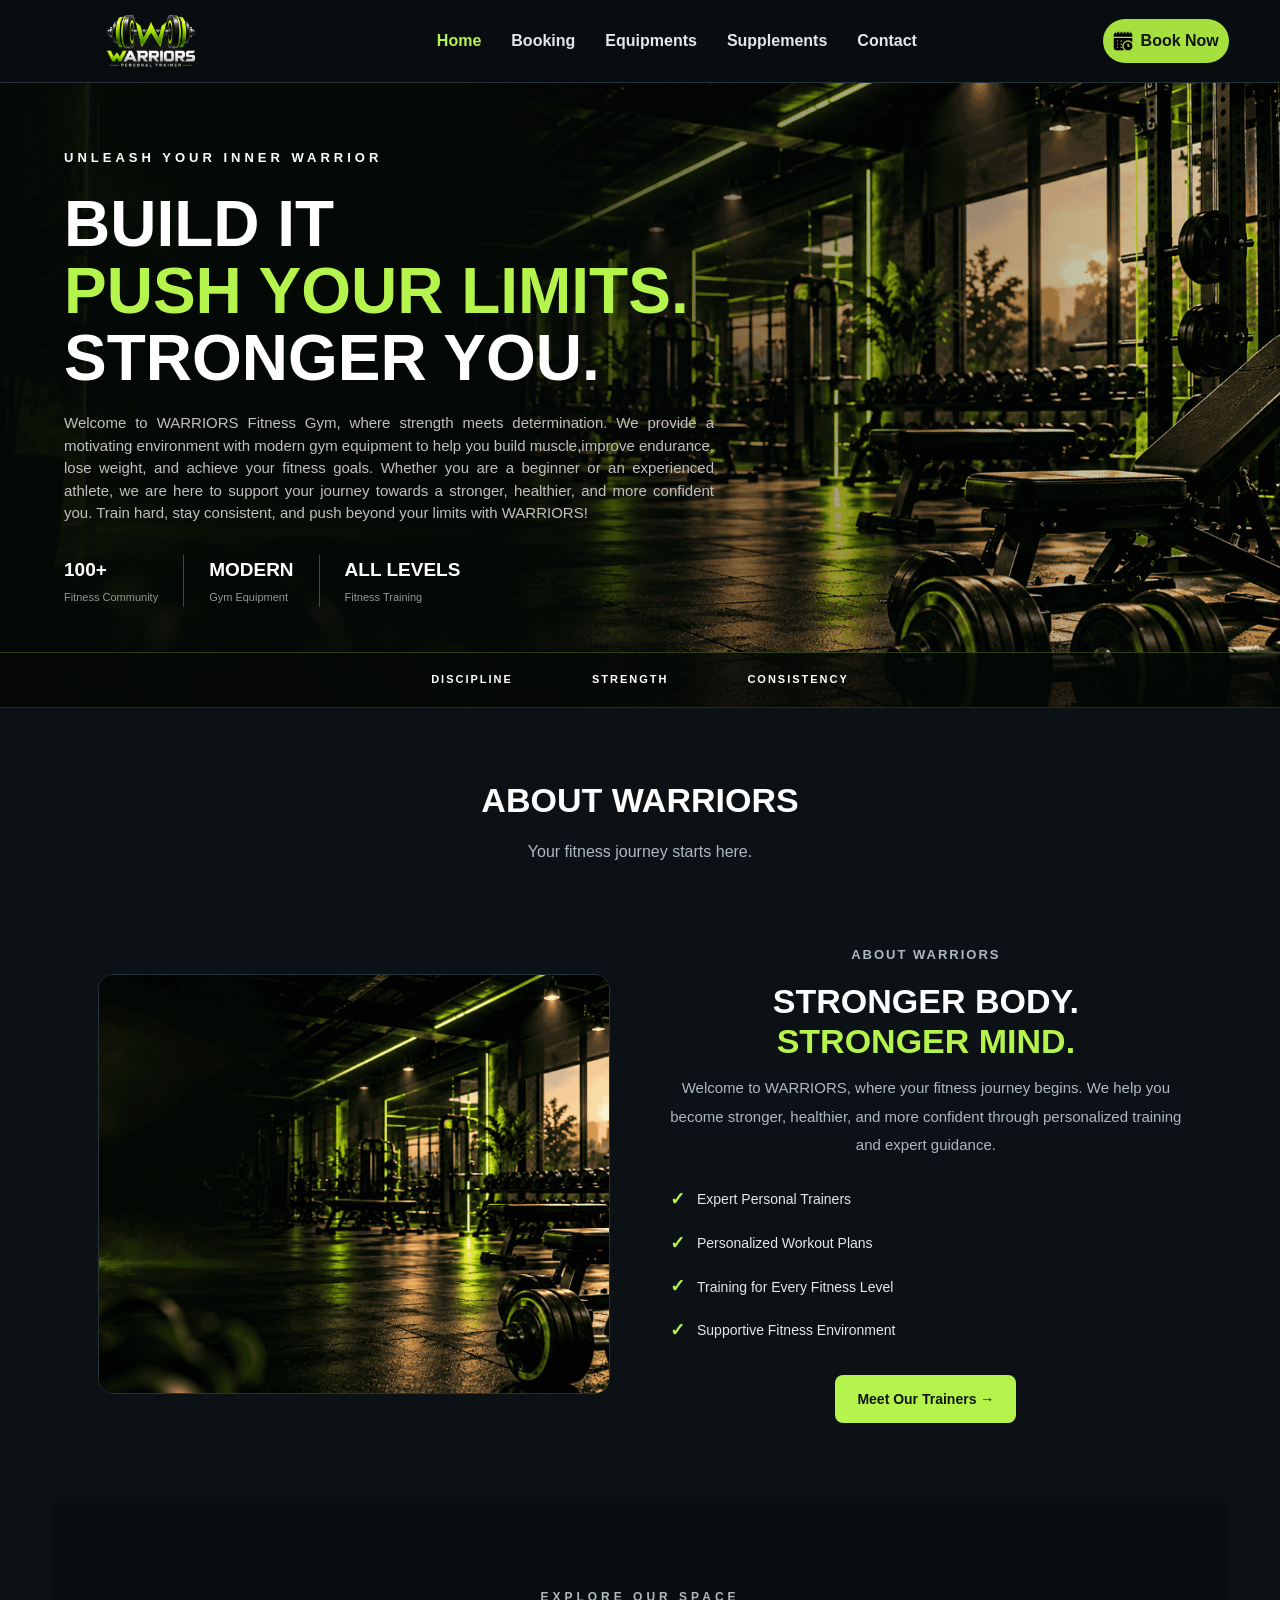
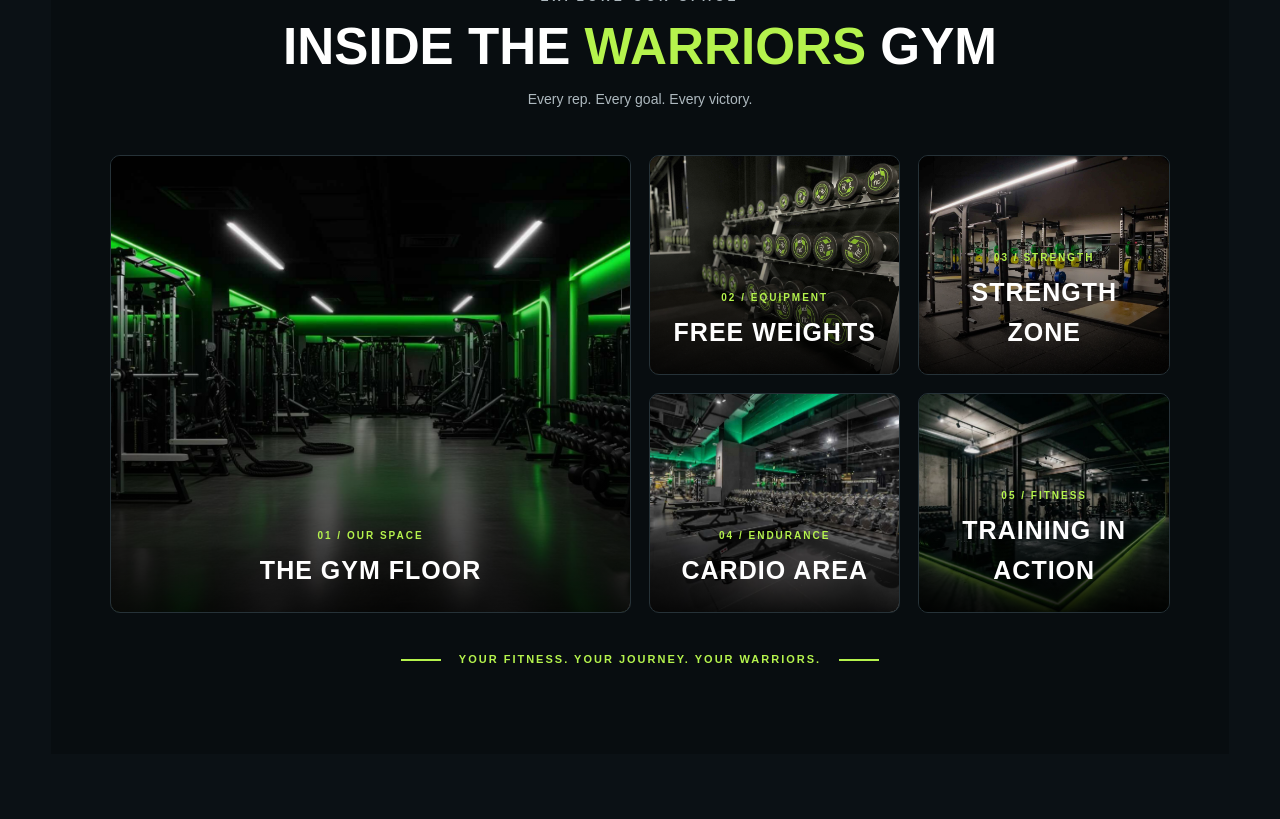
<file: index.html>
<!DOCTYPE html>
<html lang="en">
<head>
    <meta charset="UTF-8">
    <meta name="viewport" content="width=device-width, initial-scale=1.0">

    <title>WARRIORS | Fitness Gym</title>

    <link rel="stylesheet" href="style.css">
    <link rel="stylesheet" href="index.css">

    <script src="script.js" defer></script>
</head>

<body>

    <!-- HEADER -->
    <header>
          <nav class="navbar" style="gap: 50% ;max-width: 1400px;
    min-height: 82px;
    margin: auto;
    display: flex;
    align-items: center;
    justify-content: space-between;
    gap: 20px;">

            <!-- LOGO -->
            <a href="index.html" class="logo">
                <img src="img/image.png" alt="WARRIORS Gym Logo">
            </a>

            <!-- NAVIGATION -->
            <div class="nav-links">
                <a href="index.html" class="active">Home</a>
                <a href="booking.html">Booking</a>
                <a href="equipments.html">Equipments</a>
                <a href="supplement.html">Supplements</a>
                <a href="contact.html">Contact</a>
            </div>

            <!-- BOOK NOW -->
            <a href="booking.html" class="book-btn">
                <img src="img/calendar (1).png" alt="">
                <span>Book Now</span>
            </a>
           

            <!-- MOBILE MENU -->
            <div class="toggle" id="toggle">
                <img src="img/list.png" alt="Open navigation menu">
            </div>

        </nav>
    </header>

    <!-- HOME SECTION -->
    <main>
          <section class="but" >
            <div class="calorie"><button><a href="https://vasanthrajendran256.github.io/calorie-calculator/" target="_blank"><h2>Calorie Calculator</h2></a></button><p>-  Calculate Your Calorie Intake</p> </div>
        </section>

        <section class="hero1" id="home1">

            <div class="hero1-overlay"></div>

            <div class="hero1-content">

                <p class="hero1-subtitle">
                    UNLEASH YOUR INNER WARRIOR
                </p>

                <h1>
                    BUILD IT<br>
                    <span>PUSH YOUR LIMITS.</span><br>
                    STRONGER YOU.<br>
                    
                </h1>

                <p class="hero1-description">
                   Welcome to WARRIORS Fitness Gym, where strength meets determination. We provide a motivating environment with modern gym equipment to help you build muscle,improve endurance, lose weight, and achieve your fitness goals. Whether you are a beginner or an experienced athlete, we are here to support your journey towards a stronger, healthier, and more confident you. Train hard, stay consistent, and push beyond your limits with WARRIORS!
                </p>

                <div class="hero1-stats">

                    <div class="stat">
                        <h3>100<span>+</span></h3>
                        <p>Fitness Community</p>
                    </div>

                    <div class="stat">
                        <h3>MODERN</h3>
                        <p>Gym Equipment</p>
                    </div>

                    <div class="stat">
                        <h3>ALL LEVELS</h3>
                        <p>Fitness Training</p>
                    </div>

                </div>

            </div>

            <!-- BOTTOM MOTTO -->
            <div class="hero1-bottom">
                <span>DISCIPLINE</span>
                <span class="green-line"></span>
                <span>STRENGTH</span>
                <span class="green-line"></span>
                <span>CONSISTENCY</span>
            </div>

        </section>
</section>
       <section class="placeholder-section" id="about">
            <h2>ABOUT <span>WARRIORS</span></h2>
            <p>Your fitness journey starts here.</p>
<section class="about" id="about">

    <div class="about-image">
        <img src="img/home.png" alt="WARRIORS modern fitness gym">
    </div>
    <div class="about-content">
        <p class="about-subtitle">ABOUT WARRIORS</p>
        <h2>
            STRONGER BODY.<br>
            <span>STRONGER MIND.</span>
        </h2>

        <p class="about-description">
            Welcome to WARRIORS, where your fitness journey begins.
            We help you become stronger, healthier, and more confident
            through personalized training and expert guidance.
        </p>

        <div class="about-features">
            <div>
                <span>✓</span>
                Expert Personal Trainers
            </div>

            <div>
                <span>✓</span>
                Personalized Workout Plans
            </div>

            <div>
                <span>✓</span>
                Training for Every Fitness Level
            </div>

            <div>
                <span>✓</span>
                Supportive Fitness Environment
            </div>
        </div>

        <a href="booking.html" class="about-btn">
            Meet Our Trainers →
        </a>
    </div>

</section>


<section class="gallery" id="gallery">

    <div class="gallery-heading">
        <p class="gallery-subtitle">EXPLORE OUR SPACE</p>
        <h2>INSIDE THE <span>WARRIORS</span> GYM</h2>
        <p>Every rep. Every goal. Every victory.</p>
    </div>

    <div class="gallery-grid">

        <div class="gallery-item gallery-large">
            <img src="img/gallery.jpeg" alt="WARRIORS gym interior">
            <div class="gallery-overlay">
                <span>01 / OUR SPACE</span>
                <h3>THE GYM FLOOR</h3>
            </div>
        </div>

        <div class="gallery-item">
            <img src="img\gallery2.jpeg" alt="Gym dumbbells and free weights">
            <div class="gallery-overlay">
                <span>02 / EQUIPMENT</span>
                <h3>FREE WEIGHTS</h3>
            </div>
        </div>

        <div class="gallery-item">
            <img src="img/gallery3.jpeg" alt="Gym strength training machines">
            <div class="gallery-overlay">
                <span>03 / STRENGTH</span>
                <h3>STRENGTH ZONE</h3>
            </div>
        </div>

        <div class="gallery-item">
            <img src="img/gallery4.jpeg" alt="Gym cardio equipment">
            <div class="gallery-overlay">
                <span>04 / ENDURANCE</span>
                <h3>CARDIO AREA</h3>
            </div>
        </div>

        <div class="gallery-item">
            <img src="img/gallery5.jpeg" alt="Fitness training in action">
            <div class="gallery-overlay">
                <span>05 / FITNESS</span>
                <h3>TRAINING IN ACTION</h3>
            </div>
        </div>

    </div>

    <div class="gallery-footer">
        <span></span>
        <p>YOUR FITNESS. YOUR JOURNEY. YOUR WARRIORS.</p>
        <span></span>
    </div>

</section>

    </main>

</body>
</html>
</file>
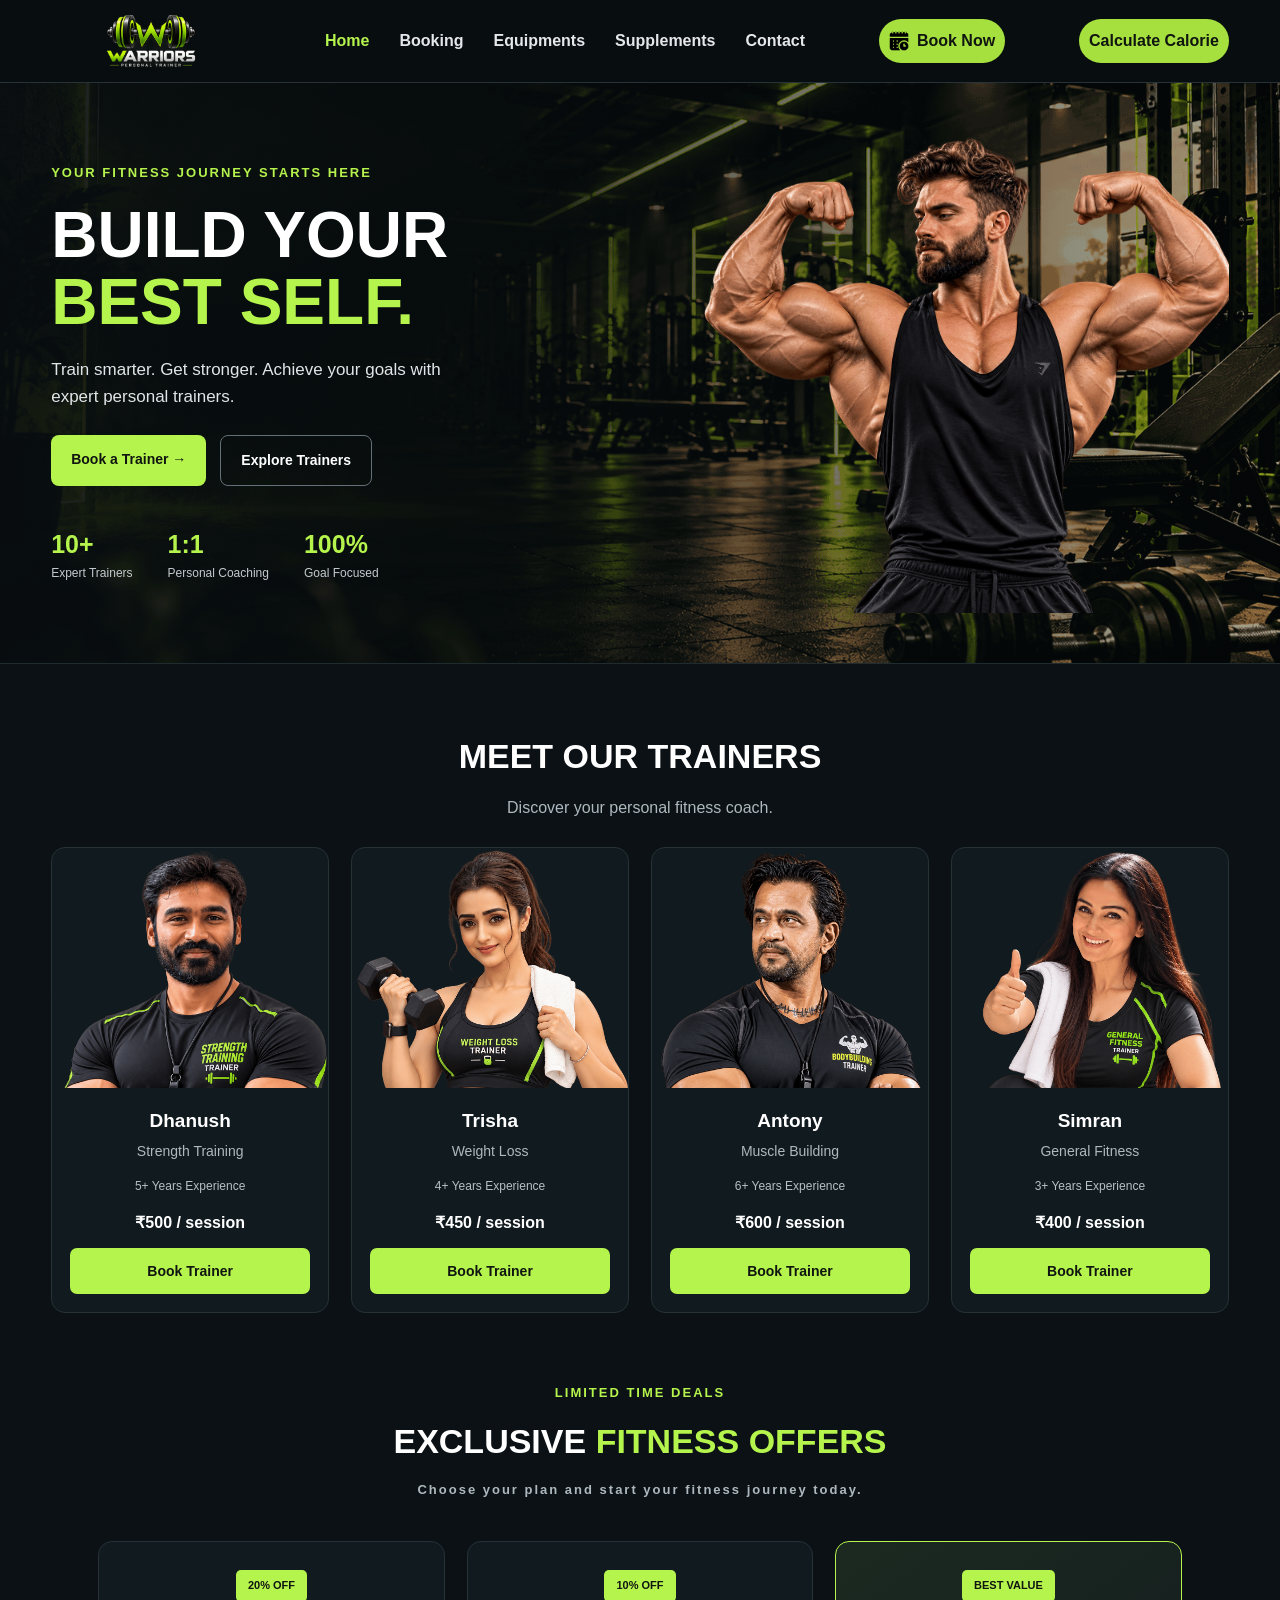
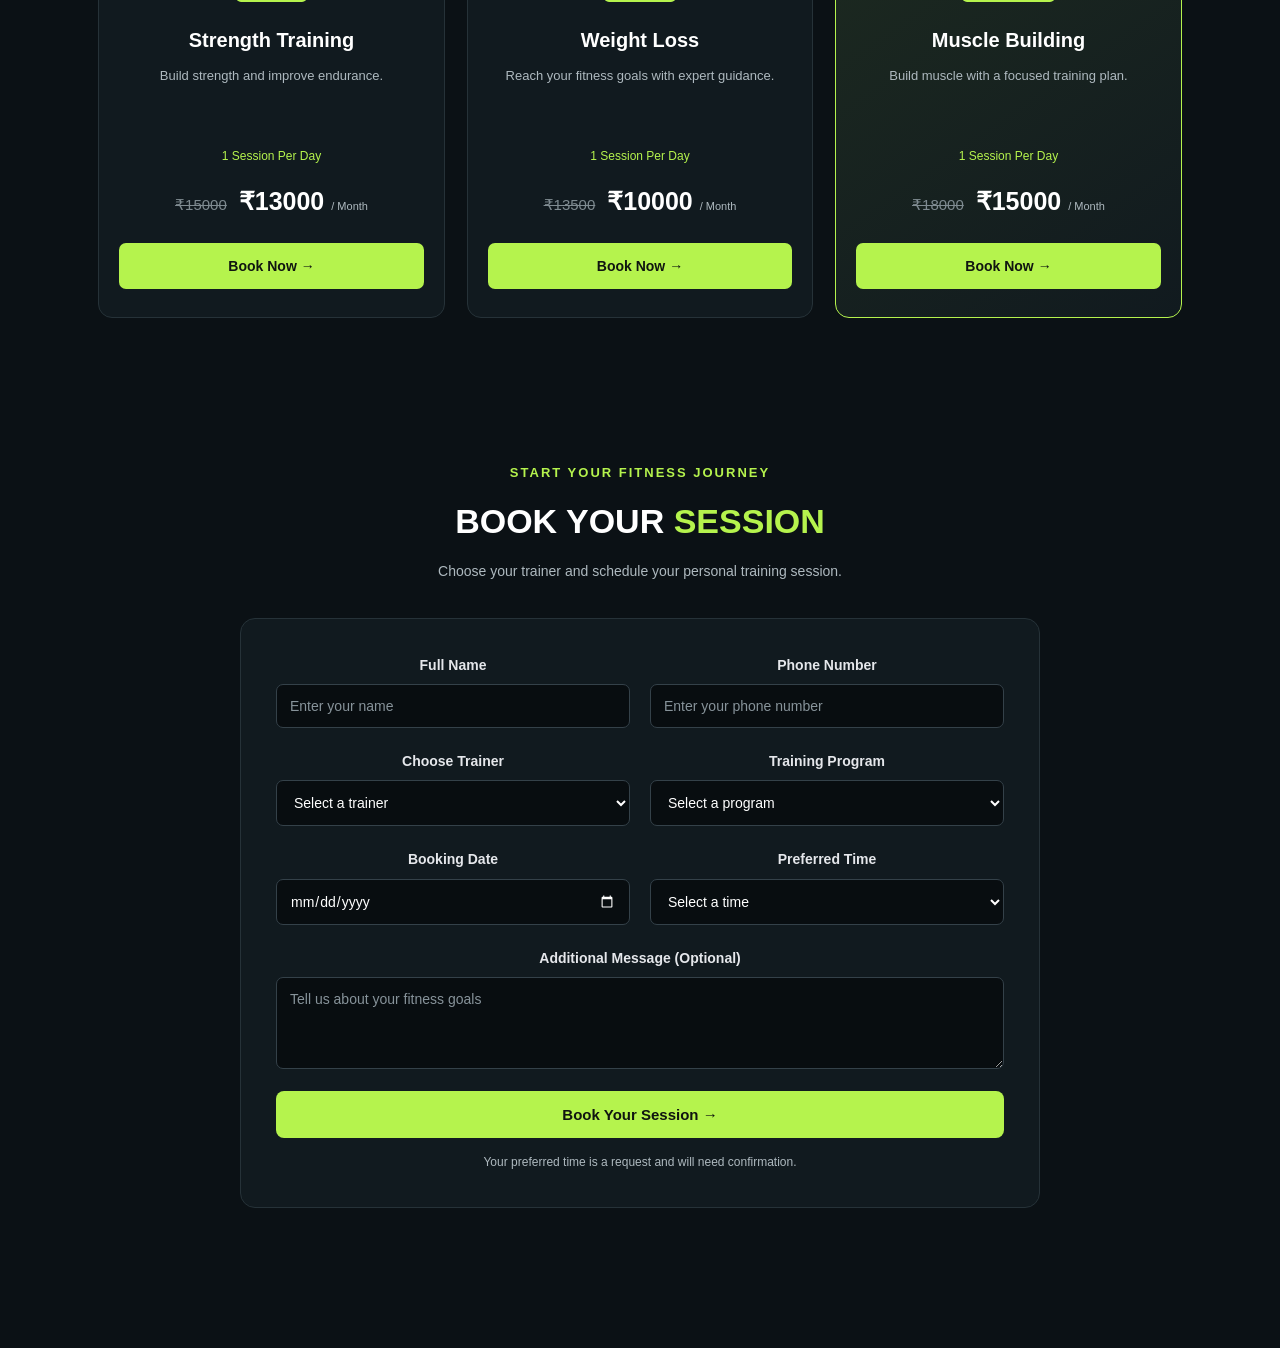
<file: booking.html>
<!DOCTYPE html>
<html lang="en">
<head>
    <meta charset="UTF-8">
    <meta name="viewport" content="width=device-width, initial-scale=1.0">

    <title>WARRIORS | Fitness Gym</title>

    <link rel="stylesheet" href="style.css">
    <link rel="stylesheet" href="index.css">

    <script src="script.js" defer></script>
</head>

<body>

    <!-- HEADER -->
    <header>
          <nav class="navbar" style="gap: 50% ;max-width: 1400px;
    min-height: 82px;
    margin: auto;
    display: flex;
    align-items: center;
    justify-content: space-between;
    gap: 20px;">

            <!-- LOGO -->
            <a href="index.html" class="logo">
                <img src="img/image.png" alt="WARRIORS Gym Logo">
            </a>

            <!-- NAVIGATION -->
            <div class="nav-links">
                <a href="index.html" class="active">Home</a>
                <a href="booking.html">Booking</a>
                <a href="equipments.html">Equipments</a>
                <a href="supplement.html">Supplements</a>
                <a href="contact.html">Contact</a>
            </div>

            <!-- BOOK NOW -->
            <a href="booking.html" class="book-btn">
                <img src="img/calendar (1).png" alt="">
                <span>Book Now</span>
            </a>
  
            <a href="https://vasanthrajendran256.github.io/calorie-calculator/" class="book-btn" target="_blank">
                
                <span>Calculate Calorie</span>
            </a>
            <!-- MOBILE MENU -->
            <div class="toggle" id="toggle">
                <img src="img/list.png" alt="Open navigation menu">
            </div>

        </nav>
    </header>

    <!-- Hero Section -->
    <main>
          <section class="but" >
            <div class="calorie"><button><a href="https://vasanthrajendran256.github.io/calorie-calculator/" target="_blank"><h2>Calorie Calculator</h2></a></button><p>-  Calculate Your Calorie Intake</p> </div>
        </section>
        <section class="hero" id="home">

            <div class="hero-content">
                <p class="subtitle">
                    YOUR FITNESS JOURNEY STARTS HERE
                </p>

                <h1>
                    BUILD YOUR<br>
                    <span>BEST SELF.</span>
                </h1>

                <p class="description">
                    Train smarter. Get stronger. Achieve your goals
                    with expert personal trainers.
                </p>

                <div class="hero-buttons">
                    <a href="#booking" class="primary-btn">
                        Book a Trainer →
                    </a>

                    <a href="#trainers" class="secondary-btn">
                        Explore Trainers
                    </a>
                </div>

                <div class="stats">
                    <div>
                        <h2>10+</h2>
                        <p>Expert Trainers</p>
                    </div>

                    <div>
                        <h2>1:1</h2>
                        <p>Personal Coaching</p>
                    </div>

                    <div>
                        <h2>100%</h2>
                        <p>Goal Focused</p>
                    </div>
                </div>
            </div>

            <div class="hero-image">
                <img
                    src="trainer.img/cbum.final.png"
                    alt="Personal trainer working out with dumbbells"
                >
            </div>

        </section>

        <!-- Placeholder sections for navigation -->
        <section class="placeholder-section" id="trainers">
            <h2>MEET OUR <span>TRAINERS</span></h2>
            <p>Discover your personal fitness coach.</p>
<br>
 <div class="trainer-container">

        <!-- Trainer 1 -->
        <div class="trainer-card">
            <img src="trainer.img/trainer1.png" alt="Arun Kumar">
          
            <div class="trainer-info">
                <h3>Dhanush</h3>
                <p>Strength Training</p>
                <span>5+ Years Experience</span>
                <h4>₹500 / session</h4>
                <a href="#booking" class="trainer-btn">Book Trainer</a>
            </div>
        </div>

        <!-- Trainer 2 -->
        <div class="trainer-card">
            <img src="trainer.img/trainer2.png" alt="Priya Sharma">
            <div class="trainer-info">
                <h3>Trisha</h3>
                <p>Weight Loss</p>
                <span>4+ Years Experience</span>
                <h4>₹450 / session</h4>
                <a href="#booking" class="trainer-btn">Book Trainer</a>
            </div>
        </div>

        <!-- Trainer 3 -->
        <div class="trainer-card">
            <img src="trainer.img/trainer3.png" alt="Rahul Raj">
            <div class="trainer-info">
                <h3>Antony</h3>
                <p>Muscle Building</p>
                <span>6+ Years Experience</span>
                <h4>₹600 / session</h4>
                <a href="#booking" class="trainer-btn">Book Trainer</a>
            </div>
        </div>

        <!-- Trainer 4 -->
        <div class="trainer-card">
            <img src="trainer.img/trainer4.png" alt="Sneha Iyer">
            <div class="trainer-info">
                <h3>Simran</h3>
                <p>General Fitness</p>
                <span>3+ Years Experience</span>
                <h4>₹400 / session</h4>
                <a href="#booking" class="trainer-btn">Book Trainer</a>
            </div>
        </div>

    </div>
      
<section class="offers" id="offers">

    <div class="section-heading">
        <p>LIMITED TIME DEALS</p>
        <h2>EXCLUSIVE <span>FITNESS OFFERS</span></h2>
        <p>Choose your plan and start your fitness journey today.</p>
    </div>

    <div class="offer-container">

        <!-- Offer 1 -->
        <div class="offer-card">
            <span class="discount">20% OFF</span>
            <div class="offer-info">
                <h3>Strength Training</h3>
                <p>Build strength and improve endurance.</p>
                <span>1 Session Per Day</span>
                <h4><del>₹15000</del> ₹13000 <small>/ Month</small></h4>
                <a href="#booking" class="trainer-btn">Book Now →</a>
            </div>
        </div>

        <!-- Offer 2 -->
        <div class="offer-card">
            <span class="discount">10% OFF</span>
            <div class="offer-info">
                <h3>Weight Loss</h3>
                <p>Reach your fitness goals with expert guidance.</p>
                <span>1 Session Per Day</span>
                <h4><del>₹13500</del> ₹10000 <small>/ Month</small></h4>
                <a href="#booking" class="trainer-btn">Book Now →</a>
            </div>
        </div>

        <!-- Offer 3 -->
        <div class="offer-card featured">
            <span class="discount">BEST VALUE</span>
            <div class="offer-info">
                <h3>Muscle Building</h3>
                <p>Build muscle with a focused training plan.</p>
                <span>1 Session Per Day</span>
                <h4><del>₹18000</del> ₹15000 <small>/ Month</small></h4>
                <a href="#booking" class="trainer-btn">Book Now →</a>
            </div>
        </div>

      

    </div>
</section>


           
<section class="booking" id="booking">

    <div class="booking-heading">
        <p>START YOUR FITNESS JOURNEY</p>
        <h2>BOOK YOUR <span>SESSION</span></h2>
        <p>Choose your trainer and schedule your personal training session.</p>
    </div>

    <form class="booking-form" id="bookingForm">

        <div class="form-row">
            <div class="form-group">
                <label for="fullname">Full Name</label>
                <input
                    type="text"
                    id="fullname"
                    name="fullname"
                    placeholder="Enter your name"
                    required
                >
            </div>

            <div class="form-group">
                <label for="phone">Phone Number</label>
                <input
                    type="tel"
                    id="phone"
                    name="phone"
                    placeholder="Enter your phone number"
                    pattern="[0-9]{10}"
                    maxlength="10"
                    required
                >
            </div>
        </div>

        <div class="form-row">
            <div class="form-group">
                <label for="trainer">Choose Trainer</label>
                <select id="trainer" name="trainer" required>
                    <option value="">Select a trainer</option>
                    <option value="Arun Kumar">Dhanush</option>
                    <option value="Priya Sharma">Trisha</option>
                    <option value="Rahul Raj">Antony </option>
                    <option value="Sneha Iyer">Simran</option>
                </select>
            </div>

            <div class="form-group">
                <label for="program">Training Program</label>
                <select id="program" name="program" required>
                    <option value="">Select a program</option>
                    <option value="Strength Training">Strength Training</option>
                    <option value="Weight Loss">Weight Loss</option>
                    <option value="Muscle Building">Muscle Building</option>
                    <option value="General Fitness">General Fitness</option>
                </select>
            </div>
        </div>

        <div class="form-row">
            <div class="form-group">
                <label for="date">Booking Date</label>
                <input type="date" id="date" name="date" required>
            </div>

            <div class="form-group">
                <label for="time">Preferred Time</label>
                <select id="time" name="time" required>
                    <option value="">Select a time</option>
                    <option value="06:00 AM">06:00 AM</option>
                    <option value="07:00 AM">07:00 AM</option>
                    <option value="08:00 AM">08:00 AM</option>
                    <option value="05:00 PM">05:00 PM</option>
                    <option value="06:00 PM">06:00 PM</option>
                    <option value="07:00 PM">07:00 PM</option>
                </select>
            </div>
        </div>

        <div class="form-group">
            <label for="message">Additional Message (Optional)</label>
            <textarea
                id="message"
                name="message"
                placeholder="Tell us about your fitness goals"
                rows="4"
            ></textarea>
        </div>

        <button type="submit" class="submit-btn" id="submit">
            Book Your Session →
        </button>

        <p class="form-note">
            Your preferred time is a request and will need confirmation.
        </p>

    </form>

</section>

</body>
</html>
</file>
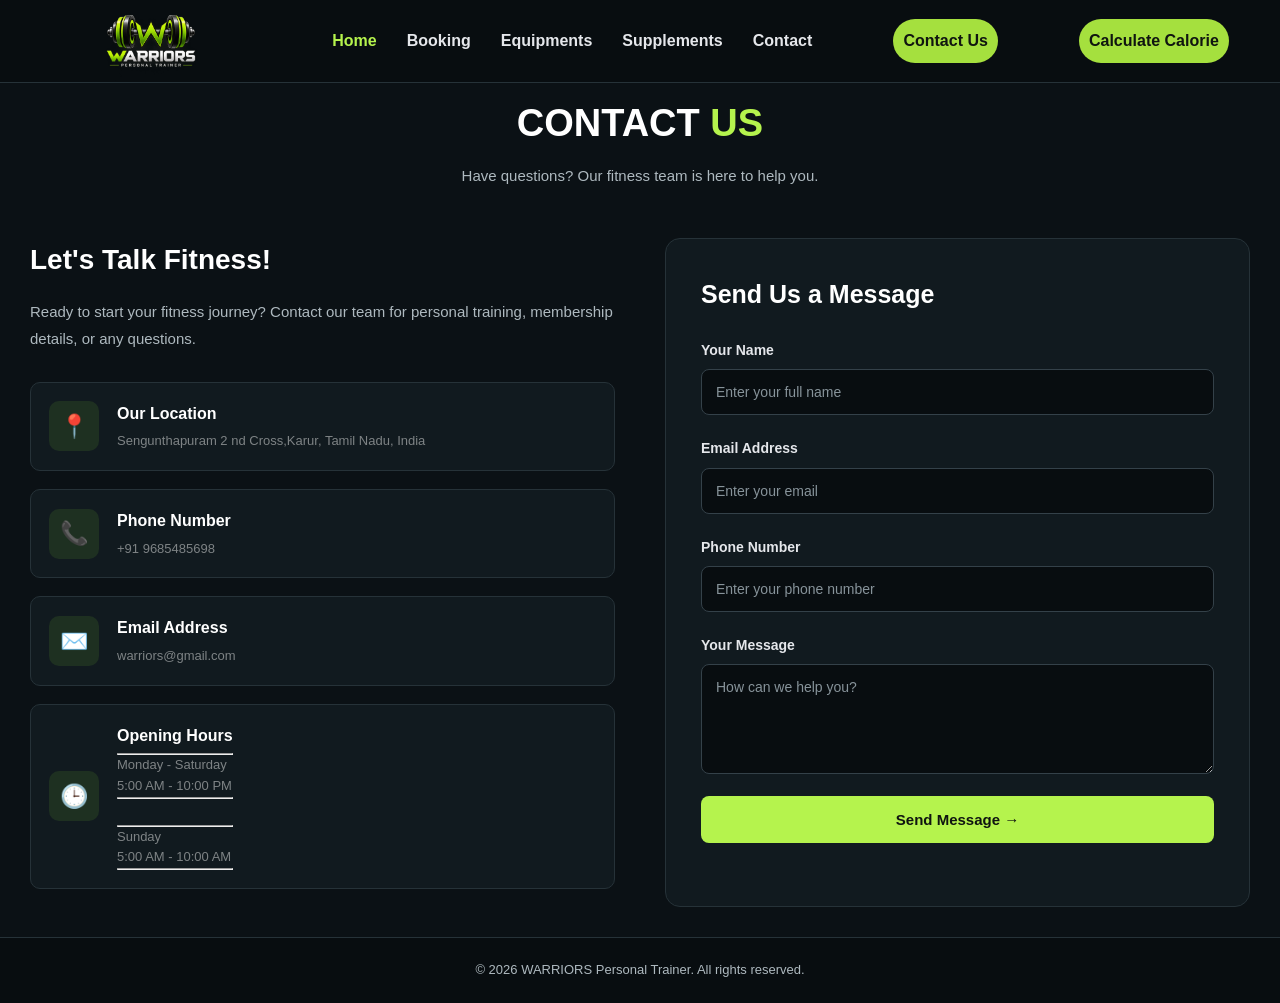
<file: contact.html>
<!DOCTYPE html>
<html lang="en">
<head>
    <meta charset="UTF-8">
    <meta name="viewport" content="width=device-width, initial-scale=1.0">

    <title>WARRIORS | Fitness Gym</title>

    <link rel="stylesheet" href="style.css">
    <link rel="stylesheet" href="index.css">
   <link rel="stylesheet" href="contact.css">
    <script src="script.js" defer></script>
</head>

<body>

    <!-- HEADER -->
    <header>
          <nav class="navbar" style="gap: 50% ;max-width: 1400px;
    min-height: 82px;
    margin: auto;
    display: flex;
    align-items: center;
    justify-content: space-between;
    gap: 20px;">

            <!-- LOGO -->
            <a href="index.html" class="logo">
                <img src="img/image.png" alt="WARRIORS Gym Logo">
            </a>

            <!-- NAVIGATION -->
            <div class="nav-links">
                <a href="index.html" class="active">Home</a>
                <a href="booking.html">Booking</a>
                <a href="equipments.html">Equipments</a>
                <a href="supplement.html">Supplements</a>
                <a href="contact.html">Contact</a>
            </div>

            <!-- BOOK NOW -->
            <a href="contact.html" class="book-btn">
                
                <span>Contact Us</span>
            </a>
              </a>
            <a href="https://vasanthrajendran256.github.io/calorie-calculator/" class="book-btn" target="_blank">
                
                <span>Calculate Calorie</span>
            </a>

            <!-- MOBILE MENU -->
            <div class="toggle" id="toggle">
                <img src="img/list.png" alt="Open navigation menu">
            </div>

        </nav>
    </header>
      <section class="but" >
            <div class="calorie"><button><a href="https://vasanthrajendran256.github.io/calorie-calculator/" target="_blank"><h2>Calorie Calculator</h2></a></button><p>-  Calculate Your Calorie Intake</p> </div>
        </section>
     <div class="contact-heading" id="contact">
        <h2>CONTACT <span>US</span></h2>
        <p>Have questions? Our fitness team is here to help you.</p>
    </div>

    <div class="contact-container">

        <!-- LEFT SIDE -->
        <div class="contact-info">

            <h3>Let's Talk Fitness!</h3>

            <p class="contact-description">
                Ready to start your fitness journey?
                Contact our team for personal training,
                membership details, or any questions.
            </p>

            <div class="contact-box">
                <div class="contact-icon">📍</div>
                <div>
                    <h4>Our Location</h4>
                    <p>Sengunthapuram 2 nd Cross,Karur, Tamil Nadu, India</p>
                </div>
            </div>

            <div class="contact-box">
                <div class="contact-icon">📞</div>
                <div>
                    <h4>Phone Number</h4>
                    <p>+91 9685485698</p>
                </div>
            </div>

            <div class="contact-box">
                <div class="contact-icon">✉️</div>
                <div>
                    <h4>Email Address</h4>
                    <p>warriors@gmail.com</p>
                </div>
            </div>

            <div class="contact-box">
                <div class="contact-icon">🕒</div>
                <div>
                    <h4>Opening Hours</h4>
                    <hr>
                    <p>Monday - Saturday</p>
                    <p>5:00 AM - 10:00 PM</p>
                    <hr>
                    <br>
                    <hr>
                     <p>Sunday</p>
                    <p>5:00 AM - 10:00 AM</p>
                    <hr>
                </div>
            </div>

           

        </div>

        <!-- RIGHT SIDE -->
        <div class="contact-form-container">

            <h3>Send Us a Message</h3>

            <form id="contactForm">

                <div class="contact-form-group">
                    <label for="contactName">Your Name</label>
                    <input
                        type="text"
                        id="contactName"
                        placeholder="Enter your full name"
                        required
                    >
                </div>

                <div class="contact-form-group">
                    <label for="contactEmail">Email Address</label>
                    <input
                        type="email"
                        id="contactEmail"
                        placeholder="Enter your email"
                        required
                    >
                </div>

                <div class="contact-form-group">
                    <label for="contactPhone">Phone Number</label>
                    <input
                        type="tel"
                        id="contactPhone"
                        placeholder="Enter your phone number"
                        pattern="[0-9]{10}"
                        maxlength="10"
                        required
                    >
                </div>

                <div class="contact-form-group">
                    <label for="contactMessage">Your Message</label>
                    <textarea
                        id="contactMessage"
                        rows="5"
                        placeholder="How can we help you?"
                        required
                    ></textarea>
                </div>

                <button type="submit" class="contact-submit">
                    Send Message →
                </button>

            </form>

        </div>

    </div>

</section>
        </section>
    </main>

    <footer>
        <p>© 2026 WARRIORS Personal Trainer. All rights reserved.</p>
    </footer>

     </body>
</html>
</file>
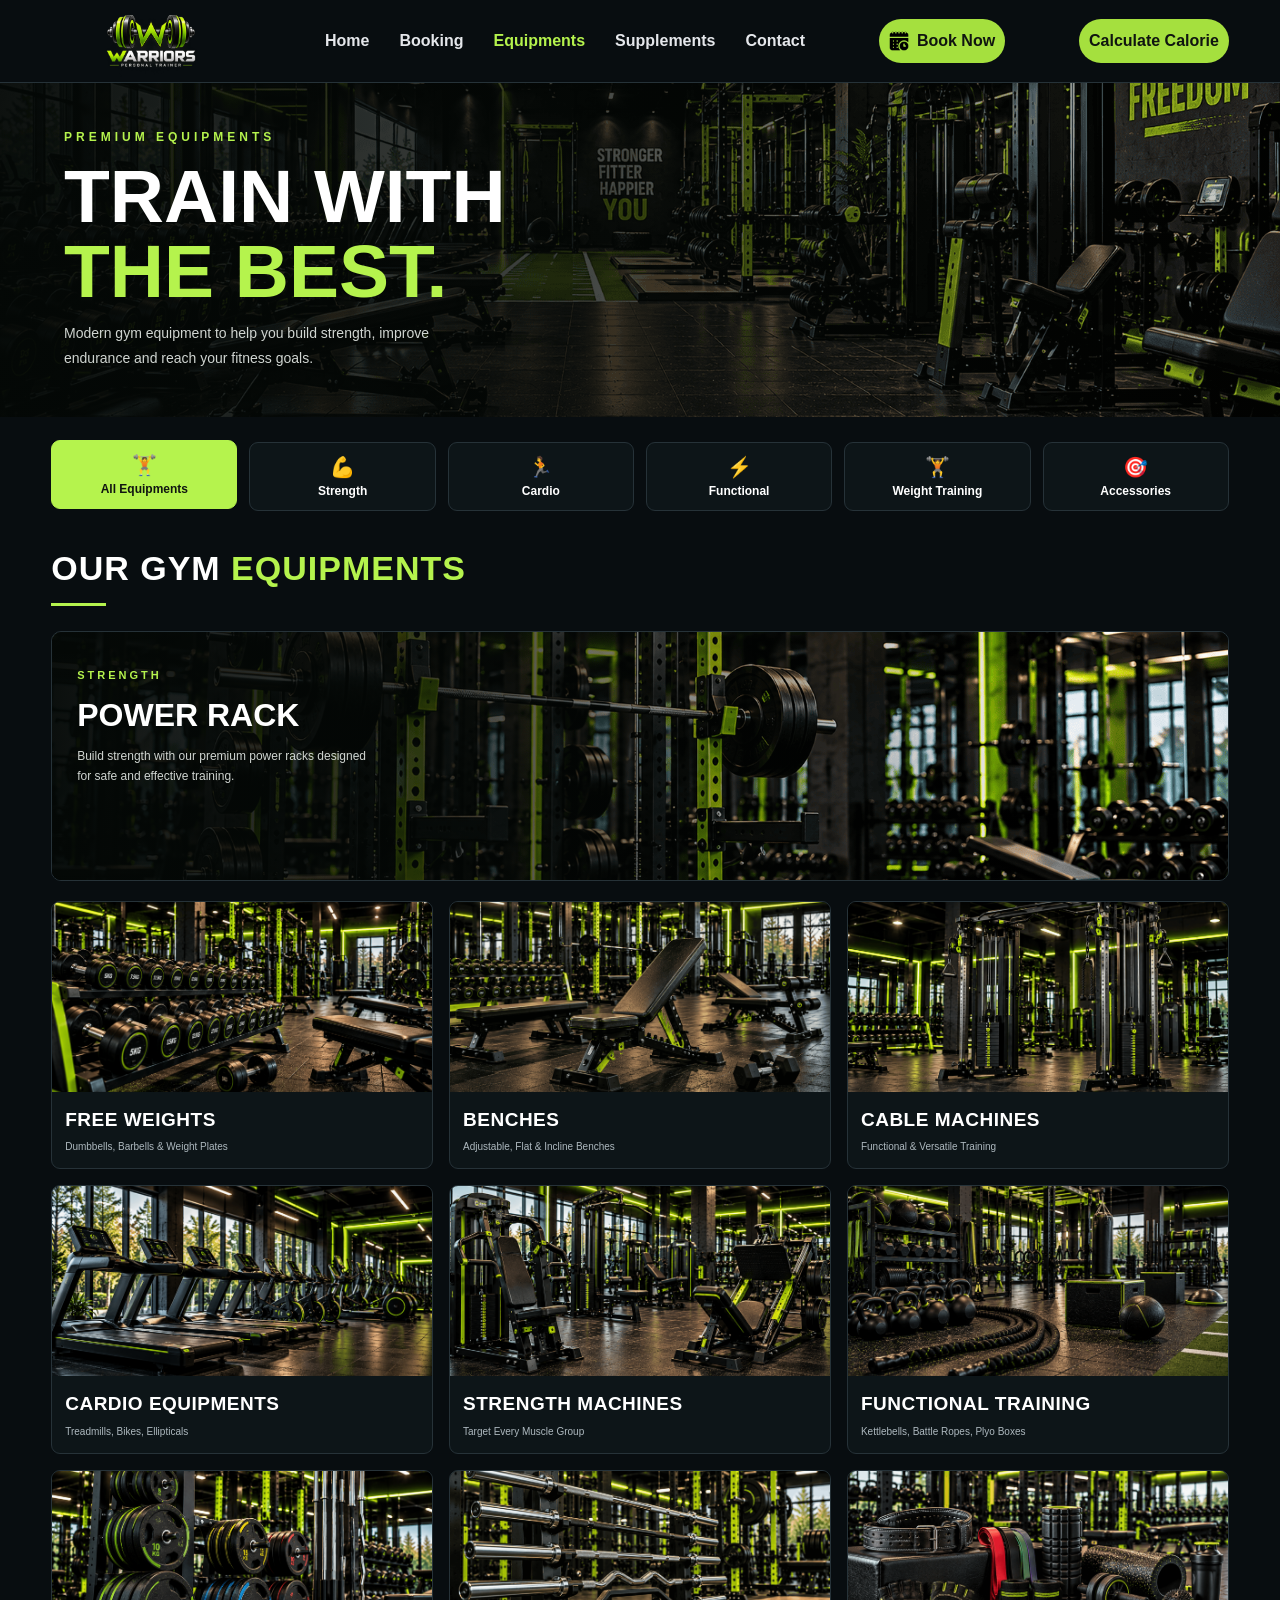
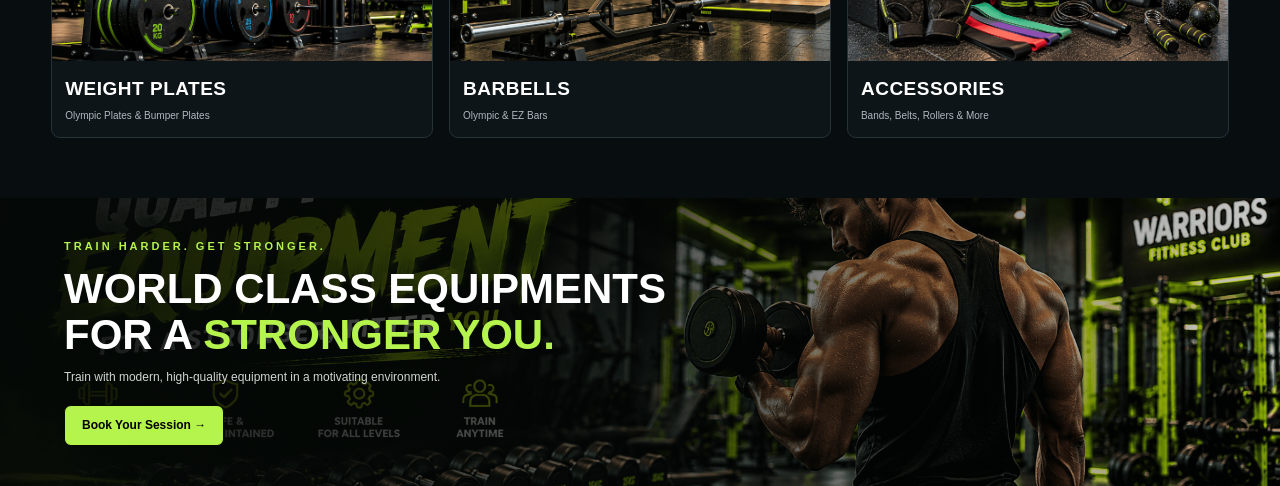
<file: equipments.html>
<!DOCTYPE html>
<html lang="en">
<head>
    <meta charset="UTF-8">
    <meta name="viewport" content="width=device-width, initial-scale=1.0">

    <title>WARRIORS | Gym Equipments</title>

    <link rel="stylesheet" href="style.css">
    <link rel="stylesheet" href="equipments.css">

    <script src="script.js" defer></script>
</head>

<body>

    <!-- NAVBAR -->
    <header>
            <nav class="navbar" style="gap: 50% ;max-width: 1400px;
    min-height: 82px;
    margin: auto;
    display: flex;
    align-items: center;
    justify-content: space-between;
    gap: 20px;">

            <a href="index.html" class="logo">
                <img src="img/image.png" alt="WARRIORS Gym Logo">
            </a>

            <div class="nav-links">
                <a href="index.html">Home</a>
                <a href="booking.html">Booking</a>
                <a href="equipments.html" class="active">Equipments</a>
                <a href="supplement.html">Supplements</a>
                <a href="contact.html">Contact</a>
            </div>

            <a href="booking.html" class="book-btn">
                <img src="img/calendar (1).png" alt="">
                <span>Book Now</span>
            </a>
              </a>
            <a href="https://vasanthrajendran256.github.io/calorie-calculator/" class="book-btn" target="_blank">
                
                <span>Calculate Calorie</span>
            </a>

            <div class="toggle" id="toggle">
                <img src="img/list.png" alt="Menu">
            </div>

        </nav>
    </header>


    <main>
  <section class="but" >
            <div class="calorie"><button><a href="https://vasanthrajendran256.github.io/calorie-calculator/" target="_blank"><h2>Calorie Calculator</h2></a></button><p>-  Calculate Your Calorie Intake</p> </div>
        </section>
        <!-- HERO SECTION -->
        <section class="equipment-hero">

            <div class="equipment-hero-overlay"></div>

            <div class="equipment-hero-content">

                <p>PREMIUM EQUIPMENTS</p>

                <h1>
                    TRAIN WITH<br>
                    <span>THE BEST.</span>
                </h1>

                <p class="hero-description">
                    Modern gym equipment to help you build
                    strength, improve endurance and reach
                    your fitness goals.
                </p>

            </div>

        </section>


        <!-- CATEGORY SECTION -->
        <section class="equipment-section">

            <div class="category-container">

                <button class="category-btn active" data-category="all">
                    <span>🏋️</span>
                    All Equipments
                </button>

                <button class="category-btn" data-category="strength">
                    <span>💪</span>
                    Strength
                </button>

                <button class="category-btn" data-category="cardio">
                    <span>🏃</span>
                    Cardio
                </button>

                <button class="category-btn" data-category="functional">
                    <span>⚡</span>
                    Functional
                </button>

                <button class="category-btn" data-category="weight">
                    <span>🏋️</span>
                    Weight Training
                </button>

                <button class="category-btn" data-category="accessories">
                    <span>🎯</span>
                    Accessories
                </button>

            </div>


            <!-- EQUIPMENT HEADING -->
            <div class="equipment-heading">
                <h2>OUR GYM <span>EQUIPMENTS</span></h2>
                <div class="heading-line"></div>
            </div>


            <!-- FEATURED EQUIPMENT -->
            <div class="featured-equipment">

                <img src="equipment.img/power-rack.png" alt="Power Rack">

                <div class="featured-overlay">

                    <p>STRENGTH</p>

                    <h2>POWER RACK</h2>

                    <span>
                        Build strength with our premium power racks
                        designed for safe and effective training.
                    </span>

                   

                </div>

            </div>


            <!-- EQUIPMENT GRID -->
            <div class="equipment-grid" id="equipment-grid">

                <!-- 1 -->
                <div class="equipment-card" data-category="weight strength">

                    <div class="equipment-image">
                        <img src="equipment.img/free-weight.png" alt="Free Weights">
                    </div>

                    <div class="equipment-info">
                        <div>
                            <h3>FREE WEIGHTS</h3>
                            <p>Dumbbells, Barbells & Weight Plates</p>
                        </div>
                      
                    </div>

                </div>


                <!-- 2 -->
                <div class="equipment-card" data-category="strength">

                    <div class="equipment-image">
                        <img src="equipment.img/benches.png" alt="Gym Benches">
                    </div>

                    <div class="equipment-info">
                        <div>
                            <h3>BENCHES</h3>
                            <p>Adjustable, Flat & Incline Benches</p>
                        </div>
                        
                    </div>

                </div>


                <!-- 3 -->
                <div class="equipment-card" data-category="strength functional">

                    <div class="equipment-image">
                        <img src="equipment.img/cable-machine.png" alt="Cable Machines">
                    </div>

                    <div class="equipment-info">
                        <div>
                            <h3>CABLE MACHINES</h3>
                            <p>Functional & Versatile Training</p>
                        </div>
                    
                    </div>

                </div>


                <!-- 4 -->
                <div class="equipment-card" data-category="cardio">

                    <div class="equipment-image">
                        <img src="equipment.img/cardio.png" alt="Cardio Equipment">
                    </div>

                    <div class="equipment-info">
                        <div>
                            <h3>CARDIO EQUIPMENTS</h3>
                            <p>Treadmills, Bikes, Ellipticals</p>
                        </div>
                        
                    </div>

                </div>


                <!-- 5 -->
                <div class="equipment-card" data-category="strength">

                    <div class="equipment-image">
                        <img src="equipment.img/strength-machines.png" alt="Strength Machines">
                    </div>

                    <div class="equipment-info">
                        <div>
                            <h3>STRENGTH MACHINES</h3>
                            <p>Target Every Muscle Group</p>
                        </div>
                        
                    </div>

                </div>


                <!-- 6 -->
                <div class="equipment-card" data-category="functional">

                    <div class="equipment-image">
                        <img src="equipment.img/functional.png" alt="Functional Training">
                    </div>

                    <div class="equipment-info">
                        <div>
                            <h3>FUNCTIONAL TRAINING</h3>
                            <p>Kettlebells, Battle Ropes, Plyo Boxes</p>
                        </div>
                    
                    </div>

                </div>


                <!-- 7 -->
                <div class="equipment-card" data-category="weight">

                    <div class="equipment-image">
                        <img src="equipment.img/weight-plates.png" alt="Weight Plates">
                    </div>

                    <div class="equipment-info">
                        <div>
                            <h3>WEIGHT PLATES</h3>
                            <p>Olympic Plates & Bumper Plates</p>
                        </div>
                       
                    </div>

                </div>


                <!-- 8 -->
                <div class="equipment-card" data-category="weight strength">

                    <div class="equipment-image">
                        <img src="equipment.img/barbells.png" alt="Barbells">
                    </div>

                    <div class="equipment-info">
                        <div>
                            <h3>BARBELLS</h3>
                            <p>Olympic & EZ Bars</p>
                        </div>
                        
                    </div>

                </div>


                <!-- 9 -->
                <div class="equipment-card" data-category="accessories">

                    <div class="equipment-image">
                        <img src="equipment.img/accessories.png" alt="Gym Accessories">
                    </div>

                    <div class="equipment-info">
                        <div>
                            <h3>ACCESSORIES</h3>
                            <p>Bands, Belts, Rollers & More</p>
                        </div>
                       
                    </div>

                </div>

            </div>


            <p class="no-results" id="noResults">
                No equipment found in this category.
            </p>

        </section>


        <!-- BOTTOM BANNER -->
        <section class="equipment-banner">

            <div class="banner-content">

                <p>TRAIN HARDER. GET STRONGER.</p>

                <h2>
                    WORLD CLASS EQUIPMENTS<br>
                    FOR A <span>STRONGER YOU.</span>
                </h2>

                <p>
                    Train with modern, high-quality equipment
                    in a motivating environment.
                </p>

                <a href="booking.html" class="equipment-btn">
                    Book Your Session →
                </a>

            </div>

        </section>

    </main>

</body>
</html>
</file>
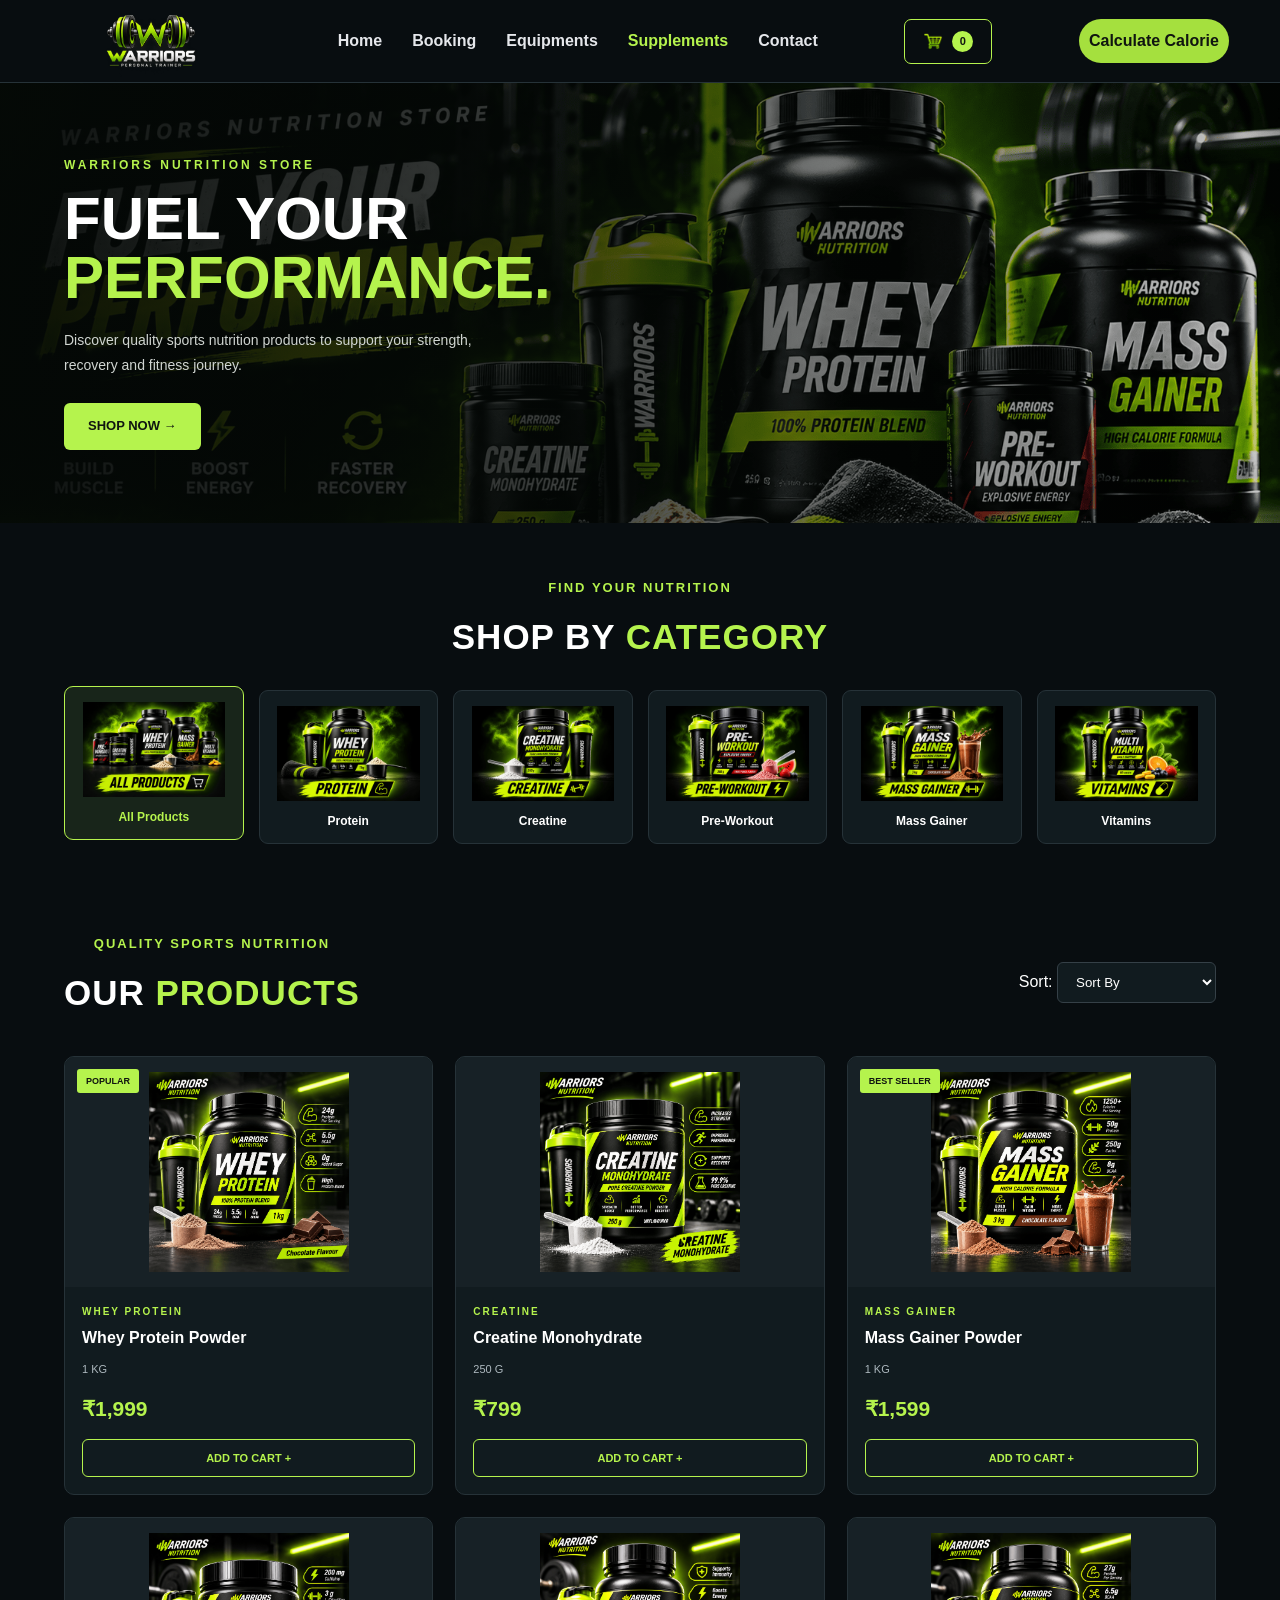
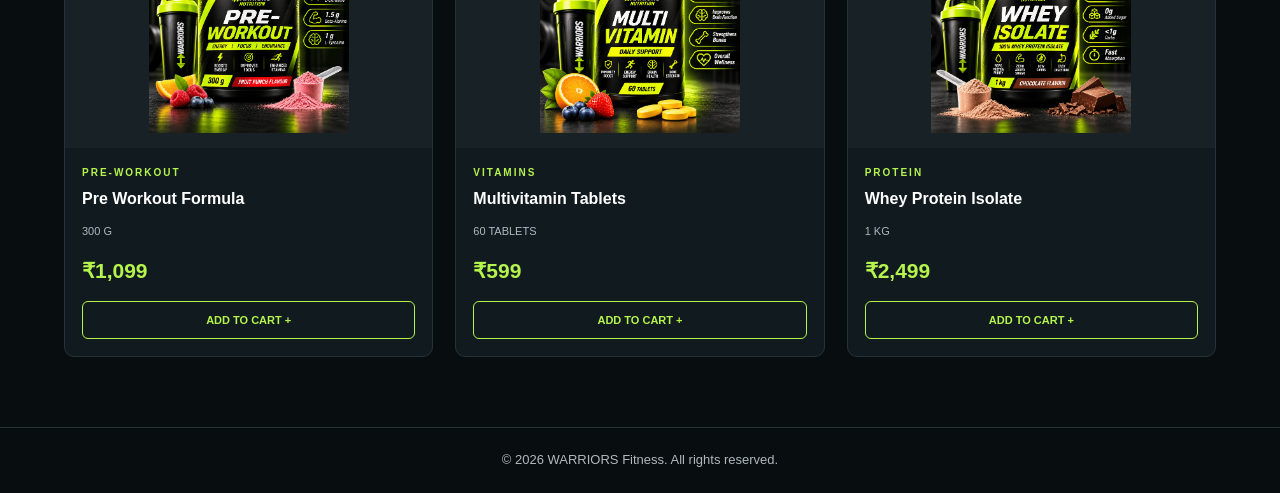
<file: supplement.html>
<!DOCTYPE html>
<html lang="en">
<head>
    <meta charset="UTF-8">
    <meta name="viewport" content="width=device-width, initial-scale=1.0">
    <meta name="description" content="Shop sports nutrition supplements at WARRIORS Nutrition Store.">
    <title>WARRIORS | Supplements</title>

    <!-- Shared website styles and supplement page styles -->
    <link rel="stylesheet" href="style.css">
    <link rel="stylesheet" href="supplement.css">

    <!-- Supplement page JavaScript -->
    <script src="supplement.js" defer></script>
    <script src="script.js" defer></script>
</head>

<body>

    <!-- ==============================
         HEADER / NAVIGATION
    =============================== -->
    <header>
         <nav class="navbar" style="gap: 50% ;max-width: 1400px;
    min-height: 82px;
    margin: auto;
    display: flex;
    align-items: center;
    justify-content: space-between;
    gap: 20px;">

            <!-- LOGO -->
            <a href="index.html" class="logo">
                <img src="img/image.png" alt="WARRIORS Gym Logo">
            </a>

            <!-- NAVIGATION LINKS -->
            <div class="nav-links">
                <a href="index.html">Home</a>
                <a href="booking.html">Booking</a>
                <a href="equipments.html">Equipments</a>
                <a href="supplement.html" class="active" aria-current="page">Supplements</a>
                <a href="contact.html">Contact</a>
            </div>

            <!-- CART AND BOOKING -->
            <div class="nav-actions">
                <button class="cart-btn" id="cartBtn" type="button"
                    aria-label="Open shopping cart">
                    <img src="img/cart.png" alt="">
                    <span id="cartCount">0</span>
                </button>

            </div>
               <a href="https://vasanthrajendran256.github.io/calorie-calculator/" class="book-btn" target="_blank">
                
                <span>Calculate Calorie</span>
            </a>

            <!-- MOBILE MENU BUTTON -->
             <div class="toggle" id="toggle">
                <img src="img/list.png" alt="Open navigation menu">
            </div>


        </nav>
    </header>


    <main>
    <section class="but" >
            <div class="calorie"><button><a href="https://vasanthrajendran256.github.io/calorie-calculator/" target="_blank"><h2>Calorie Calculator</h2></a></button><p>-  Calculate Your Calorie Intake</p> </div>
        </section>
        <!-- ==============================
             HERO SECTION
        =============================== -->
        <section class="supplement-hero" id="home">

            <div class="supplement-overlay"></div>

            <div class="supplement-hero-content">

                <p class="hero-tag">WARRIORS NUTRITION STORE</p>

                <h1>
                    FUEL YOUR<br>
                    <span>PERFORMANCE.</span>
                </h1>

                <p>
                    Discover quality sports nutrition products
                    to support your strength, recovery and
                    fitness journey.
                </p>

                <a href="#products" class="shop-btn">
                    SHOP NOW →
                </a>

            </div>

        </section>


       
        <section class="category-section">

            <div class="section-heading">
                <p>FIND YOUR NUTRITION</p>
                <h2>SHOP BY <span>CATEGORY</span></h2>
            </div>

            <div class="category-grid">

                <button class="category-card active"
                    type="button" data-category="all" aria-pressed="true">
                    <img src="supplement.img/all-products.png" alt="">
                    <h3>All Products</h3>
                </button>

                <button class="category-card"
                    type="button" data-category="protein" aria-pressed="false">
                    <img src="supplement.img/protein.png" alt="">
                    <h3>Protein</h3>
                </button>

                <button class="category-card"
                    type="button" data-category="creatine" aria-pressed="false">
                    <img src="supplement.img/creatine.png" alt="">
                    <h3>Creatine</h3>
                </button>

                <button class="category-card"
                    type="button" data-category="preworkout" aria-pressed="false">
                    <img src="supplement.img/preworkout.png" alt="">
                    <h3>Pre-Workout</h3>
                </button>

                <button class="category-card"
                    type="button" data-category="massgainer" aria-pressed="false">
                    <img src="supplement.img/massgainer.png" alt="">
                    <h3>Mass Gainer</h3>
                </button>

                <button class="category-card"
                    type="button" data-category="vitamins" aria-pressed="false">
                    <img src="supplement.img/vitamins.png" alt="">
                    <h3>Vitamins</h3>
                </button>

            </div>

        </section>


        <!-- ==============================
             PRODUCTS SECTION
        =============================== -->
        <section class="products-section" id="products">

            <div class="products-heading">

                <div class="section-heading">
                    <p>QUALITY SPORTS NUTRITION</p>
                    <h2>OUR <span>PRODUCTS</span></h2>
                </div>

                <div class="sort-control">
                    <label for="sortProducts">Sort:</label>
                    <select id="sortProducts">
                        <option value="default">Sort By</option>
                        <option value="low">Price: Low to High</option>
                        <option value="high">Price: High to Low</option>
                        <option value="name">Name: A to Z</option>
                    </select>
                </div>

            </div>


            <!-- PRODUCT GRID -->
            <div class="product-grid" id="productGrid">

                <!-- PRODUCT 1 -->
                <article class="product-card" data-category="protein">

                    <div class="product-image">
                        <span class="product-tag">POPULAR</span>
                        <img src="supplement.img/whey-protein.png" alt="Whey Protein Powder">
                    </div>

                    <div class="product-info">
                        <p>WHEY PROTEIN</p>
                        <h3>Whey Protein Powder</h3>
                        <span class="weight">1 KG</span>
                        <h4>₹1,999</h4>

                        <button class="add-cart" type="button"
                            data-name="Whey Protein Powder" data-price="1999">
                            ADD TO CART +
                        </button>
                    </div>

                </article>


                <!-- PRODUCT 2 -->
                <article class="product-card" data-category="creatine">

                    <div class="product-image">
                        <img src="supplement.img/creatine-product.png" alt="Creatine Monohydrate">
                    </div>

                    <div class="product-info">
                        <p>CREATINE</p>
                        <h3>Creatine Monohydrate</h3>
                        <span class="weight">250 G</span>
                        <h4>₹799</h4>

                        <button class="add-cart" type="button"
                            data-name="Creatine Monohydrate" data-price="799">
                            ADD TO CART +
                        </button>
                    </div>

                </article>


                <!-- PRODUCT 3 -->
                <article class="product-card" data-category="massgainer">

                    <div class="product-image">
                        <span class="product-tag">BEST SELLER</span>
                        <img src="supplement.img/mass-gainer.png" alt="Mass Gainer Powder">
                    </div>

                    <div class="product-info">
                        <p>MASS GAINER</p>
                        <h3>Mass Gainer Powder</h3>
                        <span class="weight">1 KG</span>
                        <h4>₹1,599</h4>

                        <button class="add-cart" type="button"
                            data-name="Mass Gainer Powder" data-price="1599">
                            ADD TO CART +
                        </button>
                    </div>

                </article>


                <!-- PRODUCT 4 -->
                <article class="product-card" data-category="preworkout">

                    <div class="product-image">
                        <img src="supplement.img/pre-workout-product.png" alt="Pre Workout Formula">
                    </div>

                    <div class="product-info">
                        <p>PRE-WORKOUT</p>
                        <h3>Pre Workout Formula</h3>
                        <span class="weight">300 G</span>
                        <h4>₹1,099</h4>

                        <button class="add-cart" type="button"
                            data-name="Pre Workout Formula" data-price="1099">
                            ADD TO CART +
                        </button>
                    </div>

                </article>


                <!-- PRODUCT 5 -->
                <article class="product-card" data-category="vitamins">

                    <div class="product-image">
                        <img src="supplement.img/vitamins-product.png" alt="Multivitamin Tablets">
                    </div>

                    <div class="product-info">
                        <p>VITAMINS</p>
                        <h3>Multivitamin Tablets</h3>
                        <span class="weight">60 TABLETS</span>
                        <h4>₹599</h4>

                        <button class="add-cart" type="button"
                            data-name="Multivitamin Tablets" data-price="599">
                            ADD TO CART +
                        </button>
                    </div>

                </article>


                <!-- PRODUCT 6 -->
                <article class="product-card" data-category="protein">

                    <div class="product-image">
                        <img src="supplement.img/whey-isolate.png" alt="Whey Protein Isolate">
                    </div>

                    <div class="product-info">
                        <p>PROTEIN</p>
                        <h3>Whey Protein Isolate</h3>
                        <span class="weight">1 KG</span>
                        <h4>₹2,499</h4>

                        <button class="add-cart" type="button"
                            data-name="Whey Protein Isolate" data-price="2499">
                            ADD TO CART +
                        </button>
                    </div>

                </article>

            </div>

            <!-- SHOWN WHEN SEARCH / FILTER HAS NO MATCHES -->
            <p class="no-products" id="noProducts" hidden>
                No products found.
            </p>

        </section>


        <!-- ==============================
             SHOPPING CART
        =============================== -->
        <section class="cart-section" id="cartSection" aria-label="Shopping cart">

            <div class="cart-heading">
                <h2>YOUR <span>SHOPPING CART</span></h2>
                <button id="closeCart" type="button" aria-label="Close cart">✕</button>
            </div>

            <div id="cartItems">
                <p class="empty-cart">Your cart is empty.</p>
            </div>

            <div class="cart-total">
                <h3>Total: <span id="cartTotal">₹0</span></h3>
               <button type="button" id="checkoutBtn">
    PROCEED TO CHECKOUT →
</button>
            </div>

        </section>

    </main>


    <!-- FOOTER -->
    <footer class="footer">
        <p>© 2026 WARRIORS Fitness. All rights reserved.</p>
    </footer>

</body>
</html>
</file>
<file: style.css>
/* RESET */
* {
    margin: 0;
    padding: 0;
    box-sizing: border-box;
}

html {
    scroll-behavior: smooth;
    scroll-padding-top: 90px;
}

body {
    font-family: Arial, Helvetica, sans-serif;
    background-color: #0b1115;
    color: #ffffff;
    line-height: 1.6;
}

/* NAVBAR */
header {
    width: 100%;
    background-color: #080d10;
    border-bottom: 1px solid #263238;
    position: sticky;
    top: 0;
    z-index: 1000;
}

.navbar {
    max-width: 1400px;
    min-height: 82px;
    margin: auto;
    padding: 1px 4%;

    display: flex;
    align-items: center;
    justify-content: space-between;
    gap: 20px;
}

/* LOGO */
.logo {
    display: flex;
    align-items: center;
    flex-shrink: 0;
}

.logo img {
    width: 200px;
    height: 80px;
    object-fit: contain;
    display: block;
}

/* NAVIGATION LINKS */
.nav-links {
    display: flex;
    align-items: center;
    justify-content: center;
    gap: 30px;
}

.nav-links a {
    color: #e5e7eb;
    text-decoration: none;
    font-size: 16px;
    font-weight: 800;
    transition: color 0.3s ease;
}

.nav-links a:hover,
.nav-links a.active {
    color: #b5f34d;
}

/* BOOK NOW BUTTON */
.book-btn {
    display: flex;
    align-items: center;
    justify-content: center;
    gap: 8px;
    padding: 9px  10px;
    border-radius: 50px;
    background-color: #a5e03e;
    color: #101510;
    text-decoration: none;
    font-weight: bold;
    white-space: nowrap;
    transition: background-color 0.3s ease,
                transform 0.3s ease;
}

.book-btn img {
    width: 20px;
    height: 20px;
    object-fit: contain;
}

.book-btn:hover {
    background-color: #b7e765;
    transform: translateY(-2px);
}


/* MOBILE NAVBAR */

.toggle {
    display: none;
    cursor: pointer;
}

@media (max-width: 650px) {
    .navbar {
        position: relative;
        justify-content: space-between;
    }

    .toggle {
        display: block;
        z-index: 1001;
    }

    .toggle img {
        width: 40px;
        height: 40px;
    }

    .nav-links {
        display: none;
        position: absolute;
        top: 100%;
        left: 0;
        width: 100%;
        box-sizing: border-box;
        background: #111;
        padding: 20px;
        flex-direction: column;
        gap: 20px;
        z-index: 1000;
    }

    .nav-links.show {
        display: flex !important;
    }
    .book-btn{
        display: none;
    }
}

/* HERO SECTION */
.hero {
    max-width: 1400px;
    min-height: 450px;
    margin: auto;
    padding: 50px 4%;

    display: flex;
    align-items: center;
    justify-content: space-between;
    gap: 35px;

    /* Background image with dark overlay */
    background:
        linear-gradient(
            to right,
            rgba(8, 13, 16, 0.95),
            rgba(8, 13, 16, 0.35)
        ),
        url("img/home.png");

    background-size: cover;
    background-position: center;
    background-repeat: no-repeat;
}

/* HERO CONTENT */
.hero-content {
    flex: 1;
    max-width: 600px;
    position: relative;
    z-index: 1;
}

/* HERO HEADING */
.subtitle {
    color: #b5f34d;
    font-size: 13px;
    font-weight: bold;
    letter-spacing: 2px;
    margin-bottom: 18px;
}

.hero h1 {
    font-size: clamp(38px, 5vw, 68px);
    line-height: 1.05;
    font-weight: 900;
    margin-bottom: 20px;
}

.hero h1 span {
    color: #b5f34d;
}

.description {
    max-width: 430px;
    color: #e0e5e8;
    font-size: 17px;
    margin-bottom: 25px;
}

/* HERO BUTTONS */
.hero-buttons {
    display: flex;
    flex-wrap: wrap;
    gap: 14px;
    margin-bottom: 38px;
}

.primary-btn,
.secondary-btn {
    display: inline-block;
    padding: 13px 20px;
    border-radius: 8px;
    text-decoration: none;
    font-size: 14px;
    font-weight: bold;
    transition: 0.3s ease;
}

.primary-btn {
    background-color: #b5f34d;
    color: #101510;
}

.primary-btn:hover {
    background-color: #a0df36;
    transform: translateY(-2px);
}

.secondary-btn {
    border: 1px solid #647078;
    color: #ffffff;
}

.secondary-btn:hover {
    border-color: #b5f34d;
    color: #b5f34d;
}

/* HERO STATISTICS */
.stats {
    display: flex;
    flex-wrap: wrap;
    gap: 35px;
}

.stats h2 {
    color: #b5f34d;
    font-size: 25px;
}

.stats p {
    color: #c3cbd0;
    font-size: 12px;
}

/* OPTIONAL HERO IMAGE */


.hero-image img {
    display: block;
    width: 100%;
    height: 480px;
    object-fit: cover;
    object-position: center;
    border-radius: 14px;
}
@media (max-width: 650px){.hero-image img {
    display: block;
    width: 100%;
    height: 500px;
    object-fit: contain;
    object-position: center;
    border-radius: 14px;
}}

.primary-btn,
.secondary-btn {
    display: inline-block;
    padding: 13px 20px;
    border-radius: 8px;
    text-decoration: none;
    font-size: 14px;
    font-weight: bold;
    transition: 0.3s ease;
}

.primary-btn {
    background-color: #b5f34d;
    color: #101510;
}

.primary-btn:hover {
    background-color: #a0df36;
    transform: translateY(-2px);
}

.secondary-btn {
    border: 1px solid #647078;
    color: #ffffff;
}

.secondary-btn:hover {
    border-color: #b5f34d;
    color: #b5f34d;
}

/* HERO STATISTICS */
.stats {
    display: flex;
    flex-wrap: wrap;
    gap: 35px;
}

.stats h2 {
    color: #b5f34d;
    font-size: 25px;
}

.stats p {
    color: #c3cbd0;
    font-size: 12px;
}

/* HERO IMAGE */



/* TRAINERS SECTION */
.Trainers {
    padding: 70px 4%;
    max-width: 1400px;
    margin: auto;
}

.section-heading {
    text-align: center;
    margin-bottom: 35px;
}

.section-heading p {
    color: #b5f34d;
    font-size: 13px;
    font-weight: bold;
    letter-spacing: 2px;
}

.section-heading h2 {
    font-size: clamp(26px, 4vw, 36px);
    margin-top: 8px;
}

.section-heading h2 span {
    color: #b5f34d;
}

/* TRAINER GRID */
.trainer-container {
    display: grid;
    grid-template-columns: repeat(4, minmax(0, 1fr));
    gap: 22px;
}

/* TRAINER CARD */
.trainer-card {
    background: #111a1f;
    border: 1px solid #263238;
    border-radius: 14px;
    overflow: hidden;
    transition: transform 0.3s, border-color 0.3s;
}

.trainer-card:hover {
    transform: translateY(-6px);
    border-color: #b5f34d;
}

.trainer-card > img {
    display: block;
    width: 100%;
    height: 240px;
    object-fit: cover;
    object-position: center top;
}

/* TRAINER DETAILS */
.trainer-info {
    padding: 18px;
}

.trainer-info h3 {
    font-size: 19px;
    margin-bottom: 4px;
}

.trainer-info p {
    color: #b5f34d;
    font-size: 14px;
    margin-bottom: 10px;
}

.trainer-info span {
    color: #b7c0c5;
    font-size: 12px;
}

.trainer-info h4 {
    margin: 12px 0;
    font-size: 16px;
}

/* BOOKING BUTTON */
.trainer-btn {
    display: block;
    text-align: center;
    padding: 11px;
    border-radius: 7px;
    background: #b5f34d;
    color: #101510;
    text-decoration: none;
    font-weight: bold;
    font-size: 14px;
    transition: background 0.3s;
}

.trainer-btn:hover {
    background: #a0df36;
}


/* OFFERS SECTION */
.offers {
    max-width: 1400px;
    margin: auto;
    padding: 70px 4%;
}

.section-heading {
    text-align: center;
    margin-bottom: 40px;
}

.section-heading > p:first-child {
    color: #b5f34d;
    font-size: 13px;
    font-weight: bold;
    letter-spacing: 2px;
}

.section-heading h2 {
    font-size: clamp(26px, 4vw, 36px);
    margin: 10px 0;
}

.section-heading h2 span {
    color: #b5f34d;
}

.section-heading > p:last-child {
    color: #aeb9bf;
}

/* OFFER GRID */
.offer-container {
    display: grid;
    grid-template-columns: repeat(3, minmax(0, 1fr));
    gap: 22px;
}

/* OFFER CARD */
.offer-card {
    position: relative;
    background: #111a1f;
    border: 1px solid #263238;
    border-radius: 14px;
    padding: 28px 20px;
    overflow: hidden;
    transition: 0.3s ease;
}

.offer-card:hover {
    transform: translateY(-7px);
    border-color: #b5f34d;
    box-shadow: 0 12px 30px rgba(181, 243, 77, 0.08);
}

.offer-card.featured {
    border-color: #b5f34d;
    background: linear-gradient(145deg, #1c2920, #111a1f);
}

/* DISCOUNT BADGE */
.discount {
    display: inline-block;
    background: #b5f34d;
    color: #101510;
    font-size: 11px;
    font-weight: bold;
    padding: 7px 12px;
    border-radius: 5px;
    margin-bottom: 22px;
}

/* OFFER DETAILS */
.offer-info h3 {
    font-size: 20px;
    margin-bottom: 10px;
}

.offer-info p {
    min-height: 66px;
    color: #b7c0c5;
    font-size: 13px;
}

.offer-info > span {
    display: block;
    color: #b5f34d;
    font-size: 12px;
    margin: 15px 0;
}

.offer-info h4 {
    font-size: 25px;
    margin-bottom: 22px;
    white-space: nowrap;
}

.offer-info del {
    color: #7f8b91;
    font-size: 15px;
    font-weight: normal;
    margin-right: 5px;
}

.offer-info small {
    color: #aeb9bf;
    font-size: 11px;
    font-weight: normal;
}

/* BUTTON */
.trainer-btn {
    display: block;
    text-align: center;
    padding: 12px;
    background: #b5f34d;
    color: #101510;
    border-radius: 7px;
    text-decoration: none;
    font-size: 14px;
    font-weight: bold;
    transition: 0.3s ease;
}

.trainer-btn:hover {
    background: #a0df36;
}

/* TABLET */
@media (max-width: 1050px) {
    .offer-container {
        grid-template-columns: repeat(2, minmax(0, 1fr));
    }
}

/* MOBILE */
@media (max-width: 550px) {
    .offers {
        padding: 45px 5%;
    }

    .offer-container {
        grid-template-columns: 1fr;
    }

    .offer-info p {
        min-height: auto;
    }
}


/* TABLET */
@media (max-width: 1000px) {
    .trainer-container {
        grid-template-columns: repeat(2, minmax(0, 1fr));
    }
}

/* MOBILE */
@media (max-width: 500px) {
    .trainer-container {
        grid-template-columns: 1fr;
    }

    .trainer-card > img {
        height: 300px;
    }
    
}


/* ABOUT SECTION */
.about {
    max-width: 1400px;
    margin-top: auto;
    padding: 80px 4%;

    display: flex;
    align-items: center;
    justify-content: space-between;
    gap: 60px;
}

/* ABOUT IMAGE */
.about-image {
    position: relative;
    flex: 1;
    min-width: 0;
}

.about-image img {
    width: 100%;
    height: 420px;
    display: block;
    object-fit: cover;
    border-radius: 15px;
    border: 1px solid #263238;
}

/* EXPERIENCE BOX */
.experience {
    position: absolute;
    right: -15px;
    bottom: 25px;

    background: #b5f34d;
    color: #101510;
    padding: 18px 24px;
    border-radius: 10px;
}

.experience h2 {
    font-size: 28px;
}

.experience p {
    font-size: 12px;
    font-weight: bold;
}

/* ABOUT CONTENT */
.about-content {
    flex: 1;
    min-width: 0;
}

.about-subtitle {
    color: #b5f34d;
    font-size: 13px;
    font-weight: bold;
    letter-spacing: 2px;
    margin-bottom: 15px;
}

.about-content h2 {
    font-size: clamp(30px, 4vw, 44px);
    line-height: 1.2;
    margin-bottom: 20px;
}

.about-content h2 span {
    color: #b5f34d;
}

.about-description {
    color: #b7c0c5;
    font-size: 15px;
    line-height: 1.9;
    margin-bottom: 25px;
}

/* FEATURES */
.about-features {
    display: grid;
    gap: 15px;
    margin-bottom: 30px;
}

.about-features div {
    display: flex;
    align-items: center;
    gap: 12px;
    color: #e5e7eb;
    font-size: 14px;
}

.about-features span {
    color: #b5f34d;
    font-weight: bold;
    font-size: 18px;
}

/* BUTTON */
.about-btn {
    display: inline-block;
    background: #b5f34d;
    color: #101510;
    padding: 13px 22px;
    border-radius: 8px;
    text-decoration: none;
    font-weight: bold;
    font-size: 14px;
    transition: 0.3s ease;
}

.about-btn:hover {
    background: #a0df36;
    transform: translateY(-2px);
}

/* TABLET */
@media (max-width: 850px) {
    .about {
        gap: 35px;
    }

    .about-image img {
        height: 350px;
    }

    .experience {
        right: -8px;
    }
}

/* MOBILE */
@media (max-width: 650px) {
    .about {
        flex-direction: column;
        align-items: stretch;
        padding: 50px 5%;
        gap: 35px;
    }

    .about-image img {
        height: 300px;
    }

    .experience {
        right: 12px;
        bottom: 12px;
        padding: 12px 18px;
    }

    .experience h2 {
        font-size: 23px;
    }

    .about-content h2 {
        font-size: 32px;
    }
}

/* BOOKING SECTION */
.booking {
    padding: 75px 5%;
    background: #0b1115;
}

.booking-heading {
    text-align: center;
    margin-bottom: 35px;
}

.booking-heading p:first-child {
    color: #b5f34d;
    font-size: 13px;
    font-weight: bold;
    letter-spacing: 2px;
}

.booking-heading h2 {
    font-size: clamp(28px, 4vw, 38px);
    margin: 10px 0;
}

.booking-heading h2 span {
    color: #b5f34d;
}

.booking-heading p:last-child {
    color: #aeb9bf;
    font-size: 14px;
}

/* FORM CONTAINER */
.booking-form {
    max-width: 800px;
    margin: auto;
    padding: 35px;
    background: #111a1f;
    border: 1px solid #263238;
    border-radius: 15px;
}

/* FORM ROWS */
.form-row {
    display: grid;
    grid-template-columns: repeat(2, minmax(0, 1fr));
    gap: 20px;
}

.form-group {
    display: flex;
    flex-direction: column;
    margin-bottom: 22px;
}

.form-group label {
    color: #e5e7eb;
    font-size: 14px;
    font-weight: bold;
    margin-bottom: 8px;
}

.form-group input,
.form-group select,
.form-group textarea {
    width: 100%;
    padding: 13px;
    background: #080d10;
    color: #ffffff;
    border: 1px solid #344149;
    border-radius: 7px;
    font-family: inherit;
    font-size: 14px;
    outline: none;
}

.form-group input:focus,
.form-group select:focus,
.form-group textarea:focus {
    border-color: #b5f34d;
}

.form-group input::placeholder,
.form-group textarea::placeholder {
    color: #87939a;
}

.form-group select {
    cursor: pointer;
}

.form-group input[type="date"] {
    color-scheme: dark;
}

.form-group textarea {
    resize: vertical;
}

/* SUBMIT BUTTON */
.submit-btn {
    width: 100%;
    padding: 15px;
    background: #b5f34d;
    color: #101510;
    border: none;
    border-radius: 8px;
    font-size: 15px;
    font-weight: bold;
    cursor: pointer;
    transition: 0.3s ease;
}

.submit-btn:hover {
    background: #a0df36;
    transform: translateY(-2px);
}

.form-note {
    color: #9ca8ae;
    font-size: 12px;
    text-align: center;
    margin-top: 15px;
}

/* MOBILE */
@media (max-width: 600px) {
    .booking {
        padding: 50px 5%;
    }

    .booking-form {
        padding: 22px 18px;
    }

    .form-row {
        grid-template-columns: 1fr;
        gap: 0;
    }
}
/* CONTACT SECTION */


/* PLACEHOLDER SECTIONS */
.placeholder-section {
    max-width: 1400px;
    min-height: 200px;
    margin: auto;
    padding: 65px 4%;
    text-align: center;
    border-top: 1px solid #202b30;
}

.placeholder-section h2 {
    font-size: clamp(24px, 3vw, 34px);
    margin-bottom: 12px;
}

.placeholder-section p {
    color: #aeb9bf;
}

/* FOOTER */
footer {
    padding: 22px 4%;
    text-align: center;
    background-color: #080d10;
    border-top: 1px solid #263238;
    color: #aeb9bf;
    font-size: 13px;
}

/* TABLETS */
@media (max-width: 900px) {
    .navbar {
        gap: 16px;
    }

    .nav-links {
        gap: 16px;
    }

    .logo img {
        width: 120px;
    }

    .book-btn {
        padding: 10px 13px;
    }

    .hero {
        padding-top: 45px;
        padding-bottom: 45px;
        gap: 22px;
    }

    .hero-image img {
        height: 340px;
    }

    .stats {
        gap: 20px;
    }
}

/* MOBILE */
@media (max-width: 650px) {
    .navbar {
        padding: 12px 5%;
        justify-content: center;
        flex-wrap: wrap;
        gap: 15px;
    }

    .logo img {
        width: 125px;
        height: 50px;
    }

    .nav-links {
        width: 100%;
        order: 3;
        flex-wrap: wrap;
        gap: 12px 20px;
    }

    .nav-links a {
        font-size: 13px;
    }

    .book-btn {
        font-size: 13px;
        padding: 10px 14px;
    }

    .book-btn img {
        width: 17px;
        height: 17px;
    }

    .hero {
        flex-direction: column;
        align-items: stretch;
        padding: 40px 5%;
        gap: 30px;
    }

    .hero-content {
        max-width: 100%;
    }

    .hero h1 {
        font-size: clamp(38px, 10vw, 55px);
    }

    .description {
        font-size: 15px;
    }

    .hero-buttons {
        gap: 10px;
    }

    .primary-btn,
    .secondary-btn {
        padding: 12px 14px;
        font-size: 13px;
    }

    .stats {
        justify-content: space-between;
        gap: 12px;
    }

    .stats h2 {
        font-size: 21px;
    }

    .stats p {
        font-size: 11px;
    }

    .hero-image {
        max-width: 100%;
    }

    .hero-image img {
        height: 280px;
    }

    .placeholder-section {
        min-height: 170px;
        padding: 45px 5%;
    }
}

/* SMALL MOBILE */
@media (max-width: 380px) {
    .nav-links {
        gap: 10px 14px;
    }

    .nav-links a {
        font-size: 12px;
    }

    .stats {
        gap: 8px;
    }

    .stats p {
        max-width: 90px;
    }
}
.calorie{
    display: none;

}
@media (max-width: 650px){
    .but{
        margin: 0px;
        padding: 10px 0px 10px 0px;
        align-items: center;
       justify-content: center;
       text-align: center;
       /* border: 2px solid white; */
       
    }
    .calorie{
        display: contents;
      
       
    }
    .calorie h2{
       color: #090909;
       font-size: medium;
    }
    p{
        color: #a3aaae;
    }
    .calorie a{
        text-decoration: none;
    }
    button{
        background-color: #b5f34d;
        border: 2px solid rgb(10, 0, 0);
        border-radius: 20px;
        padding: 5px 20px;
    }
   
}
</file>
<file: index.css>
/* HERO SECTION */
.hero1 {
    min-height: 450px;
    position: relative;
    isolation: isolate;
    overflow: hidden;

    display: flex;
    align-items: center;

    background-image: url("img/home.png");
    background-size: cover;
    background-position: center;
    background-repeat: no-repeat;
}

/* DARK OVERLAY */
.hero1-overlay {
    position: absolute;
    inset: 0;
    z-index: -1;

    background: linear-gradient(
        90deg,
        rgba(4, 8, 6, 0.96) 0%,
        rgba(4, 8, 6, 0.84) 35%,
        rgba(4, 8, 6, 0.35) 65%,
        rgba(4, 8, 6, 0.12) 100%
    );
}

/* HERO CONTENT */
.hero1-content {
    width: 100%;
    max-width: 1500px;
    margin: auto;
    padding: 65px 5% 100px;
}

.hero1-subtitle {
    color: var(--lime);
    font-size: 13px;
    font-weight: 700;
    letter-spacing: 4px;
    margin-bottom: 22px;
}

/* MAIN HEADING */
.hero1 h1 {
    font-size: clamp(38px, 5vw, 68px);
    line-height: 1.05;
    font-weight: 900;
    margin-bottom: 20px;
}

.hero1 h1 span {
    color: #b5f34d;
}

/* DESCRIPTION */
.hero1-description {
  
    color:rgb(194, 191, 191);
    font-size: 15px;
    line-height: 1.5;
    margin-bottom: 30px;
    max-width: 650px;
    text-align: justify;
}

/* BUTTONS - supports existing shared button classes */
.hero1-buttons {
    display: flex;
    flex-wrap: wrap;
    gap: 15px;
    margin-bottom: 45px;
}
.about-btn:hover {
    background: #a0df36;
    transform: translateY(-2px);
}
/* STATS */
.hero1-stats {
    display: flex;
    flex-wrap: wrap;
    gap: 0;
    max-width: 570px;
}

.stat {
    padding: 0 25px;
    border-left: 1px solid rgba(255, 255, 255, 0.25);
}

.stat:first-child {
    padding-left: 0;
    border-left: none;
}

.stat h3 {
    color: var(--lime);
    font-size: 19px;
    font-weight: 800;
    margin-bottom: 4px;
}

.stat h3 span {
    color: var(--lime);
}

.stat p {
    color: #949995;
    font-size: 11px;
}

/* BOTTOM MOTTO */
.hero1-bottom {
    position: absolute;
    bottom: 0;
    left: 0;
    width: 100%;

    display: flex;
    align-items: center;
    justify-content: center;
    gap: 22px;

    padding: 18px;
    background: rgba(4, 8, 6, 0.82);
    border-top: 1px solid rgba(181, 243, 77, 0.22);

    color: #FFFFFF;
    font-size: 11px;
    font-weight: 700;
    letter-spacing: 2px;
}

.green-line {
    width: 35px;
    height: 2px;
    background: var(--lime);
}

/* TABLET */
@media (max-width: 1050px) {
    .hero1 {
        min-height: 620px;
        background-position: 62% center;
    }

    .hero1-content {
        padding: 55px 5% 100px;
    }

    .hero1 h1 {
        font-size: clamp(48px, 7vw, 75px);
    }

    .hero1-description {
        max-width: 430px;
    }

    .stat {
        padding: 0 15px;
    }
}

/* MOBILE */
@media (max-width: 650px) {
    .hero1 {
        min-height: 680px;
        align-items: flex-start;
        background-position: 62% center;
    }

    .hero1-overlay {
        background: linear-gradient(
            90deg,
            rgba(4, 8, 6, 0.94),
            rgba(4, 8, 6, 0.72)
        );
    }

    .hero1-content {
        padding: 55px 5% 100px;
    }

    .hero1-subtitle {
        font-size: 11px;
        letter-spacing: 2px;
    }

    .hero1 h1 {
        font-size: clamp(45px, 10vw, 65px);
    }

    .hero1-description {
        max-width: 100%;
        font-size: 14px;
    }

    .hero1-buttons {
        gap: 10px;
    }

    .hero1-stats {
        gap: 15px;
    }

    .stat {
        padding: 0 10px;
    }

    .stat h3 {
        font-size: 15px;
    }

    .stat p {
        font-size: 10px;
    }

    .hero1-bottom {
        gap: 10px;
        font-size: 9px;
        letter-spacing: 1px;
        padding: 15px 5px;
    }

    .green-line {
        width: 15px;
    }
}

/* SMALL MOBILE */
@media (max-width: 380px) {
    .hero1 h1 {
        font-size: 43px;
    }

    .hero1-stats {
        gap: 10px;
    }

    .stat {
        padding: 0 7px;
    }

    .hero1-bottom {
        font-size: 8px;
        gap: 6px;
    }
}

/* GALLERY SECTION */
.gallery {
    padding: 85px 5%;
    background: #080D10;
    color: #FFFFFF;
}

/* HEADING */
.gallery-heading {
    text-align: center;
    margin-bottom: 45px;
}

.gallery-subtitle {
    color: #B5F34D;
    font-size: 12px;
    font-weight: 700;
    letter-spacing: 4px;
    margin-bottom: 12px;
}

.gallery-heading h2 {
    font-family: 'Bebas Neue', sans-serif;
    font-size: clamp(32px, 4vw, 52px);
    line-height: 1.1;
    margin-bottom: 12px;
}

.gallery-heading h2 span {
    color: #B5F34D;
}

.gallery-heading > p:last-child {
    color: #AEB9BF;
    font-size: 14px;
}

/* GALLERY GRID */
.gallery-grid {
    max-width: 1250px;
    margin: auto;
    display: grid;
    grid-template-columns: repeat(4, minmax(0, 1fr));
    grid-auto-rows: 220px;
    gap: 18px;
}

/* IMAGE CARDS */
.gallery-item {
    position: relative;
    overflow: hidden;
    border-radius: 10px;
    border: 1px solid #263238;
    background: #111A1F;
    isolation: isolate;
}

.gallery-large {
    grid-column: span 2;
    grid-row: span 2;
}

.gallery-item img {
    width: 100%;
    height: 100%;
    display: block;
    object-fit: cover;
    transition: transform 0.5s ease;
}

.gallery-item:hover img {
    transform: scale(1.08);
}

/* IMAGE OVERLAY */
.gallery-overlay {
    position: absolute;
    inset: 0;
    display: flex;
    flex-direction: column;
    justify-content: flex-end;
    padding: 22px;

    background: linear-gradient(
        to top,
        rgba(0, 0, 0, 0.9),
        rgba(0, 0, 0, 0.05) 75%
    );

    transition: background 0.3s ease;
}

.gallery-overlay span {
    color: #B5F34D;
    font-size: 10px;
    font-weight: 700;
    letter-spacing: 2px;
    margin-bottom: 6px;
}

.gallery-overlay h3 {
    font-family: 'Bebas Neue', sans-serif;
    font-size: 25px;
    letter-spacing: 1px;
}

.gallery-item:hover {
    border-color: #B5F34D;
}

/* FOOTER MOTTO */
.gallery-footer {
    display: flex;
    align-items: center;
    justify-content: center;
    gap: 18px;
    margin-top: 38px;
    text-align: center;
}

.gallery-footer span {
    width: 40px;
    height: 2px;
    background: #B5F34D;
}

.gallery-footer p {
    color: #B5F34D;
    font-size: 11px;
    font-weight: 700;
    letter-spacing: 2px;
}

/* TABLET */
@media (max-width: 900px) {
    .gallery-grid {
        grid-template-columns: repeat(2, minmax(0, 1fr));
        grid-auto-rows: 230px;
    }

    .gallery-large {
        grid-column: span 2;
        grid-row: span 1;
    }
}

/* MOBILE */
@media (max-width: 550px) {
    .gallery {
        padding: 55px 5%;
    }

    .gallery-grid {
        grid-template-columns: 1fr;
        grid-auto-rows: 240px;
        gap: 14px;
    }

    .gallery-large {
        grid-column: span 1;
    }

    .gallery-overlay {
        padding: 18px;
    }

    .gallery-overlay h3 {
        font-size: 23px;
    }

    .gallery-footer {
        gap: 8px;
    }

    .gallery-footer span {
        width: 18px;
    }

    .gallery-footer p {
        font-size: 9px;
        letter-spacing: 1px;
    }
}
</file>
<file: contact.css>
.contact {
    max-width: 1000px;
    margin: 20px;
    padding: 80px 4%;
    
}
.contact-heading {
    text-align: center;
    margin-bottom: 50px;
}

.contact-heading p:first-child {
    color: #b5f34d;
    font-size: 13px;
    font-weight: bold;
    letter-spacing: 2px;
}

.contact-heading h2 {
    font-size: 38px;
    margin: 10px 0;
}

.contact-heading h2 span {
    color: #b5f34d;
}

.contact-heading p:last-child {
    color: #aeb9bf;
    font-size: 15px;
}

/* CONTACT LAYOUT */

.contact-container {
    display: grid;
    grid-template-columns: 1fr 1fr;
    gap: 50px;
    margin: 30px;
}

/* LEFT SIDE */

.contact-info h3 {
    font-size: 28px;
    margin-bottom: 15px;
}

.contact-description {
    color: #aeb9bf;
    font-size: 15px;
    line-height: 1.8;
    margin-bottom: 30px;
}

/* CONTACT BOX */

.contact-box {
    display: flex;
    align-items: center;
    gap: 18px;

    background: #111a1f;
    border: 1px solid #263238;
    border-radius: 10px;

    padding: 18px;
    margin-bottom: 18px;

    transition: 0.3s;
}

.contact-box:hover {
    border-color: #b5f34d;
    transform: translateX(5px);
}

.contact-icon {
    width: 50px;
    height: 50px;

    background: #1e3021;
    border-radius: 10px;

    display: flex;
    align-items: center;
    justify-content: center;

    font-size: 23px;
    flex-shrink: 0;
}

.contact-box h4 {
    font-size: 16px;
    margin-bottom: 5px;
}

.contact-box p {
    color: #7e8385;
    font-size: 13px;
}

/* WHATSAPP BUTTON */


/* RIGHT SIDE CONTACT FORM */

.contact-form-container {
    background: #111a1f;
    border: 1px solid #263238;
    border-radius: 15px;
    padding: 35px;
}

.contact-form-container h3 {
    font-size: 25px;
    margin-bottom: 25px;
}

/* FORM GROUP */

.contact-form-group {
    display: flex;
    flex-direction: column;
    margin-bottom: 22px;
}

.contact-form-group label {
    font-size: 14px;
    font-weight: bold;
    margin-bottom: 8px;
    color: #e5e7eb;
}

.contact-form-group input,
.contact-form-group textarea {
    width: 100%;
    padding: 14px;

    background: #080d10;
    color: white;

    border: 1px solid #344149;
    border-radius: 8px;

    font-size: 14px;
    font-family: Arial, sans-serif;

    outline: none;
    transition: 0.3s;
}

.contact-form-group input:focus,
.contact-form-group textarea:focus {
    border-color: #b5f34d;
}

.contact-form-group input::placeholder,
.contact-form-group textarea::placeholder {
    color: #87939a;
}

.contact-form-group textarea {
    resize: vertical;
}

/* SUBMIT BUTTON */

.contact-submit {
    width: 100%;
    padding: 15px;

    background: #b5f34d;
    color: #101510;

    border: none;
    border-radius: 8px;

    font-size: 15px;
    font-weight: bold;

    cursor: pointer;
    transition: 0.3s;
}

.contact-submit:hover {
    background: #a0df36;
    transform: translateY(-2px);
}

/* TABLET */

@media (max-width: 900px) {

    .contact-container {
        gap: 25px;
    }

    .contact-form-container {
        padding: 25px;
    }
}

/* MOBILE */

@media (max-width: 700px) {

    .contact {
        padding: 50px 5%;
    }

    .contact-heading h2 {
        font-size: 30px;
    }

    .contact-container {
        grid-template-columns: 1fr;
        gap: 35px;
    }

    .contact-info h3 {
        font-size: 24px;
    }

    .contact-form-container {
        padding: 22px;
    }

    .contact-box {
        padding: 15px;
    }

    .whatsapp-btn {
        width: 100%;
        text-align: center;
    }
}
</file>
<file: equipments.css>
/* RESET */
* {
    box-sizing: border-box;
}

body {
    background: #080D10;
    color: #FFFFFF;
    font-family: 'Poppins', Arial, sans-serif;
}

/* HERO */
.equipment-hero {
    min-height: 310px;
    position: relative;
    isolation: isolate;
    display: flex;
    align-items: center;

    background:
        url("img/equipments-bg.png") center/cover no-repeat;
}

.equipment-hero-overlay {
    position: absolute;
    inset: 0;
    z-index: -1;
    background: linear-gradient(
        90deg,
        rgba(4,8,6,0.96),
        rgba(4,8,6,0.75) 45%,
        rgba(4,8,6,0.15)
    );
}

.equipment-hero-content {
    padding: 45px 5%;
    max-width: 650px;
}

.equipment-hero-content > p:first-child {
    color: #B5F34D;
    font-size: 12px;
    letter-spacing: 4px;
    font-weight: 700;
}

.equipment-hero h1 {
    font-family: 'Bebas Neue', sans-serif;
    font-size: clamp(48px, 6vw, 75px);
    line-height: 1;
    margin: 12px 0;
}

.equipment-hero h1 span {
    color: #B5F34D;
}

.hero-description {
    color: #D0D5D1;
    font-size: 14px;
    line-height: 1.8;
    max-width: 400px;
}

/* MAIN SECTION */
.equipment-section {
    max-width: 1400px;
    margin: auto;
    padding: 25px 4% 60px;
}

/* CATEGORY BUTTONS */
.category-container {
    display: grid;
    grid-template-columns: repeat(6, minmax(0, 1fr));
    gap: 12px;
    margin-bottom: 30px;
}

.category-btn {
    min-height: 65px;
    padding: 12px 8px;
    display: flex;
    flex-direction: column;
    justify-content: center;
    align-items: center;
    gap: 5px;

    background: #0D1518;
    border: 1px solid #263238;
    border-radius: 9px;
    color: #FFFFFF;

    font-size: 12px;
    font-weight: 600;
    cursor: pointer;
    transition: 0.3s;
}

.category-btn span {
    font-size: 20px;
}

.category-btn:hover,
.category-btn.active {
    background: #B5F34D;
    color: #101510;
    border-color: #B5F34D;
    transform: translateY(-2px);
}

/* HEADING */
.equipment-heading {
    margin-bottom: 25px;
}

.equipment-heading h2 {
    font-family: 'Bebas Neue', sans-serif;
    font-size: 34px;
    letter-spacing: 1px;
}

.equipment-heading h2 span {
    color: #B5F34D;
}

.heading-line {
    width: 55px;
    height: 3px;
    background: #B5F34D;
    margin-top: 8px;
}

/* FEATURED EQUIPMENT */
.featured-equipment {
    position: relative;
    height: 250px;
    overflow: hidden;
    border: 1px solid #263238;
    border-radius: 10px;
    margin-bottom: 20px;
    isolation: isolate;
}

.featured-equipment > img {
    position: absolute;
    inset: 0;
    z-index: -2;
    width: 100%;
    height: 100%;
    object-fit: cover;
    object-position: center;
}

.featured-equipment::after {
    content: "";
    position: absolute;
    inset: 0;
    z-index: -1;
    background: linear-gradient(
        90deg,
        rgba(4,8,6,0.97),
        rgba(4,8,6,0.75) 35%,
        transparent 85%
    );
}

.featured-overlay {
    width: 350px;
    padding: 35px 25px;
}

.featured-overlay > p {
    color: #B5F34D;
    font-size: 11px;
    font-weight: bold;
    letter-spacing: 3px;
}

.featured-overlay h2 {
    font-family: 'Bebas Neue', sans-serif;
    font-size: 32px;
    margin: 5px 0;
}

.featured-overlay > span {
    display: block;
    color: #D0D5D1;
    font-size: 12px;
    line-height: 1.7;
    margin-bottom: 15px;
}

.equipment-btn {
    display: inline-block;
    padding: 10px 17px;
    background-color: #B5F34D;
    border: 1px solid #060900;
    border-radius: 7px;
    color: #030000;
    text-decoration: none;
    font-size: 12px;
    font-weight: 600;
    transition: 0.3s;
}

.equipment-btn:hover {
    background: #8ed515;
    color: #101510;
}

/* EQUIPMENT GRID */
.equipment-grid {
    display: grid;
    grid-template-columns: repeat(3, minmax(0, 1fr));
    gap: 16px;
}

/* EQUIPMENT CARD */
.equipment-card {
    min-width: 0;
    overflow: hidden;
    background: #0D1518;
    border: 1px solid #263238;
    border-radius: 9px;
    transition: 0.3s ease;
}

.equipment-card:hover {
    border-color: #B5F34D;
    transform: translateY(-4px);
}

.equipment-card.hide {
    display: none;
}

/* CARD IMAGE */
.equipment-image {
    width: 100%;
    height: 190px;
    overflow: hidden;
}

.equipment-image img {
    width: 100%;
    height: 100%;
    object-fit: cover;
    display: block;
    transition: transform 0.5s ease;
}

.equipment-card:hover img {
    transform: scale(1.08);
}

/* CARD INFO */
.equipment-info {
    display: flex;
    align-items: center;
    justify-content: space-between;
    gap: 8px;
    padding: 13px;
}

.equipment-info h3 {
    font-family: 'Bebas Neue', sans-serif;
    font-size: 19px;
    letter-spacing: 0.5px;
}

.equipment-info p {
    color: #AEB9BF;
    font-size: 10px;
    margin-top: 4px;
}

.equipment-info > span {
    min-width: 29px;
    height: 29px;
    display: grid;
    place-items: center;
    border: 1px solid #B5F34D;
    border-radius: 50%;
    color: #B5F34D;
    transition: 0.3s;
}

.equipment-card:hover .equipment-info > span {
    background: #B5F34D;
    color: #101510;
}

.no-results {
    display: none;
    color: #AEB9BF;
    text-align: center;
    padding: 30px;
}

/* BOTTOM BANNER */
.equipment-banner {
    min-height: 270px;
    position: relative;
    isolation: isolate;
    display: flex;
    align-items: center;

    background: url("equipment.img/equipment-banner.png")
                center/cover no-repeat;
}

.equipment-banner::before {
    content: "";
    position: absolute;
    inset: 0;
    z-index: -1;
    background: linear-gradient(
        90deg,
        rgba(4,8,6,0.96),
        rgba(4,8,6,0.65),
        rgba(4,8,6,0.2)
    );
}

.banner-content {
    padding: 40px 5%;
}

.banner-content > p:first-child {
    color: #B5F34D;
    font-size: 11px;
    letter-spacing: 3px;
    font-weight: bold;
}

.banner-content h2 {
    font-family: 'Bebas Neue', sans-serif;
    font-size: clamp(28px, 4vw, 42px);
    line-height: 1.1;
    margin: 10px 0;
}

.banner-content h2 span {
    color: #B5F34D;
}

.banner-content > p:not(:first-child) {
    color: #D0D5D1;
    font-size: 12px;
    margin-bottom: 18px;
}

/* TABLET */
@media (max-width: 900px) {
    .category-container {
        grid-template-columns: repeat(3, 1fr);
    }

    .equipment-grid {
        grid-template-columns: repeat(2, minmax(0, 1fr));
    }
}

/* MOBILE */
@media (max-width: 550px) {
    .equipment-hero {
        min-height: 300px;
        background-position: 60% center;
    }

    .equipment-hero-content {
        padding: 35px 5%;
    }

    .equipment-section {
        padding: 25px 5% 45px;
    }

    .category-container {
        grid-template-columns: repeat(2, minmax(0, 1fr));
        gap: 9px;
    }

    .equipment-heading h2 {
        font-size: 29px;
    }

    .featured-equipment {
        height: 280px;
    }

    .featured-overlay {
        width: 85%;
        padding: 30px 17px;
    }

    .equipment-grid {
        grid-template-columns: 1fr;
        gap: 14px;
    }

    .equipment-image {
        height: 220px;
    }

    .equipment-info h3 {
        font-size: 20px;
    }

    .equipment-info p {
        font-size: 11px;
    }

    .equipment-banner {
        min-height: 280px;
        background-position: center;
    }
}
</file>
<file: supplement.css>
/* =========================
   RESET
========================= */

* {
    margin: 0;
    padding: 0;
    box-sizing: border-box;
}

html {
    scroll-behavior: smooth;
    scroll-padding-top: 90px;
}

body {
    background: #080D10;
    color: #FFFFFF;
    font-family: Arial, Helvetica, sans-serif;
    line-height: 1.6;
}

/* =========================
   NAVBAR
========================= */

.cart-btn {
    display: flex;
    align-items: center;
    gap: 9px;
    padding: 11px 18px;
    border: 1px solid #B5F34D;
    border-radius: 7px;
    background: transparent;
    color: #FFFFFF;
    font-weight: bold;
    cursor: pointer;
    transition: 0.3s;
}

.cart-btn img {
    width: 20px;
    height: 20px;
    object-fit: contain;
}

.cart-btn span {
    background: #B5F34D;
    color: #101510;
    border-radius: 50%;
    width: 21px;
    height: 21px;
    display: grid;
    place-items: center;
    font-size: 11px;
}

.cart-btn:hover {
    background: #B5F34D;
    color: #101510;
}

/* =========================
   HERO SECTION
========================= */

.supplement-hero {
    min-height: 440px;
    position: relative;
    isolation: isolate;
    overflow: hidden;

    display: flex;
    align-items: center;

    background:
        url("supplement.img/supplement-bg.png")
        center/cover no-repeat;
}

.supplement-overlay {
    position: absolute;
    inset: 0;
    z-index: -1;

    background: linear-gradient(
        90deg,
        rgba(4, 8, 6, 0.96),
        rgba(4, 8, 6, 0.80) 40%,
        rgba(4, 8, 6, 0.20)
    );
}

.supplement-hero-content {
    max-width: 650px;
    padding: 55px 5%;
}

.hero-tag {
    color: #B5F34D;
    font-size: 12px;
    font-weight: bold;
    letter-spacing: 3px;
    margin-bottom: 15px;
}

.supplement-hero h1 {
    font-family: 'Bebas Neue', sans-serif;
    font-size: 60px;
    line-height: 0.98;
    margin-bottom: 20px;
}

.supplement-hero h1 span {
    color: #B5F34D;
}

.supplement-hero-content > p:not(.hero-tag) {
    color: #D0D5D1;
    max-width: 430px;
    font-size: 14px;
    line-height: 1.8;
    margin-bottom: 25px;
}

.shop-btn {
    display: inline-block;
    padding: 13px 24px;
    background: #B5F34D;
    color: #101510;
    text-decoration: none;
    border-radius: 6px;
    font-size: 13px;
    font-weight: bold;
    transition: 0.3s;
}

.shop-btn:hover {
    background: #A0DF36;
    transform: translateY(-3px);
}

/* =========================
   SEARCH BAR
========================= */

.store-search {
    padding: 28px 5%;
    background: #0D1518;
}

.search-box {
    max-width: 650px;
    margin: auto;
    display: flex;
    align-items: center;

    background: #080D10;
    border: 1px solid #354047;
    border-radius: 8px;
    overflow: hidden;
}

.search-box input {
    width: 100%;
    padding: 14px 17px;
    background: transparent;
    border: none;
    outline: none;
    color: #FFFFFF;
    font-size: 14px;
}

.search-box input::placeholder {
    color: #89969D;
}

.search-box button {
    width: 55px;
    height: 48px;
    border: none;
    background: #B5F34D;
    cursor: pointer;
}

.search-box button img {
    width: 20px;
    height: 20px;
    object-fit: contain;
}

/* =========================
   COMMON SECTION HEADING
========================= */

.section-heading {
    margin-bottom: 25px;
}

.section-heading > p {
    color: #B5F34D;
    font-size: 11px;
    font-weight: bold;
    letter-spacing: 3px;
    margin-bottom: 6px;
}

.section-heading h2 {
    font-family: 'Bebas Neue', sans-serif;
    font-size: 35px;
    letter-spacing: 1px;
}

.section-heading h2 span {
    color: #B5F34D;
}

/* =========================
   CATEGORY SECTION
========================= */

.category-section {
    max-width: 1400px;
    margin: auto;
    padding: 55px 5%;
}

.category-grid {
    display: grid;
    grid-template-columns: repeat(6, minmax(0, 1fr));
    gap: 15px;
}

.category-card {
    min-width: 0;
    padding: 15px 8px;
    background: #111B1F;
    border: 1px solid #263238;
    border-radius: 9px;
    cursor: pointer;
    transition: 0.3s;
}

.category-card img {
    width: 100%;
    height: 95px;
    object-fit: contain;
    margin-bottom: 10px;
}

.category-card h3 {
    font-size: 12px;
    color: #FFFFFF;
}

.category-card:hover,
.category-card.active {
    border-color: #B5F34D;
    background: #18251A;
    transform: translateY(-4px);
}

.category-card.active h3 {
    color: #B5F34D;
}

/* =========================
   PRODUCTS SECTION
========================= */

.products-section {
    max-width: 1400px;
    margin: auto;
    padding: 35px 5% 70px;
}

.products-heading {
    display: flex;
    justify-content: space-between;
    align-items: center;
    gap: 15px;
    margin-bottom: 25px;
}

.products-heading .section-heading {
    margin-bottom: 0;
}

.products-heading select {
    padding: 11px 14px;
    background: #111B1F;
    color: #FFFFFF;
    border: 1px solid #354047;
    border-radius: 6px;
    outline: none;
    cursor: pointer;
}

/* PRODUCT GRID */

.product-grid {
    display: grid;
    grid-template-columns: repeat(3, minmax(0, 1fr));
    gap: 22px;
}

/* PRODUCT CARD */

.product-card {
    min-width: 0;
    overflow: hidden;
    background: #111B1F;
    border: 1px solid #263238;
    border-radius: 10px;
    transition: 0.3s ease;
}

.product-card:hover {
    border-color: #B5F34D;
    transform: translateY(-5px);
    box-shadow: 0 8px 25px rgba(181, 243, 77, 0.08);
}

.product-card.hide {
    display: none;
}

/* PRODUCT IMAGE */

.product-image {
    height: 230px;
    position: relative;
    overflow: hidden;
    background: #172126;
    padding: 15px;
}

.product-image img {
    width: 100%;
    height: 100%;
    object-fit: contain;
    transition: transform 0.4s ease;
}

.product-card:hover .product-image img {
    transform: scale(1.07);
}

.product-tag {
    position: absolute;
    top: 12px;
    left: 12px;
    z-index: 1;

    padding: 5px 9px;
    background: #B5F34D;
    color: #101510;
    font-size: 9px;
    font-weight: bold;
    border-radius: 3px;
}

/* PRODUCT INFORMATION */

.product-info {
    padding: 17px;
}

.product-info > p {
    color: #B5F34D;
    font-size: 10px;
    font-weight: bold;
    letter-spacing: 2px;
}

.product-info h3 {
    font-size: 16px;
    margin: 5px 0;
}

.weight {
    display: inline-block;
    color: #AEB9BF;
    font-size: 11px;
    margin: 5px 0;
}

.product-info h4 {
    font-size: 21px;
    color: #B5F34D;
    margin: 8px 0 14px;
}

/* ADD TO CART BUTTON */

.add-cart {
    width: 100%;
    padding: 12px;
    border: 1px solid #B5F34D;
    border-radius: 6px;
    background: transparent;
    color: #B5F34D;
    font-size: 11px;
    font-weight: bold;
    cursor: pointer;
    transition: 0.3s;
}

.add-cart:hover {
    background: #B5F34D;
    color: #101510;
}

/* NO PRODUCTS */

.no-products {
    display: none;
    color: #AEB9BF;
    text-align: center;
    padding: 35px;
}

/* =========================
   SHOPPING CART
========================= */

.cart-section {
    display: none;
    max-width: 800px;
    margin: 20px auto 50px;
    padding: 25px;
    background: #111B1F;
    border: 1px solid #B5F34D;
    border-radius: 10px;
}

.cart-section.show {
    display: block;
}

.cart-heading {
    display: flex;
    align-items: center;
    justify-content: space-between;
    padding-bottom: 15px;
    border-bottom: 1px solid #354047;
}

.cart-heading h2 {
    font-family: 'Bebas Neue', sans-serif;
    font-size: 28px;
}

.cart-heading h2 span {
    color: #B5F34D;
}

.cart-heading button {
    background: transparent;
    border: none;
    color: #FFFFFF;
    font-size: 20px;
    cursor: pointer;
}

#cartItems {
    padding: 20px 0;
    color: #D0D5D1;
}

.cart-item {
    display: flex;
    justify-content: space-between;
    align-items: center;
    gap: 10px;
    padding: 12px 0;
    border-bottom: 1px solid #263238;
}

.cart-item h4 {
    font-size: 13px;
}

.cart-item p {
    color: #B5F34D;
    font-size: 12px;
}

.cart-actions {
    display: flex;
    align-items: center;
    gap: 9px;
}

.cart-actions button {
    padding: 5px 9px;
    background: #263238;
    color: white;
    border: none;
    border-radius: 4px;
    cursor: pointer;
}

.cart-actions .remove-item {
    color: #FF7777;
}

.cart-total {
    display: flex;
    justify-content: space-between;
    align-items: center;
    gap: 15px;
}

.cart-total h3 {
    font-size: 18px;
}

.cart-total h3 span {
    color: #B5F34D;
}

#checkoutBtn {
    padding: 12px 20px;
    border: none;
    border-radius: 6px;
    background: #B5F34D;
    color: #101510;
    font-weight: bold;
    cursor: pointer;
}

/* =========================
   BOTTOM BANNER
========================= */

.supplement-banner {
    min-height: 300px;
    display: flex;
    align-items: center;
    padding: 50px 5%;
    background:
    
        url("img/supplement-banner.png")
        center/cover no-repeat;
}

.supplement-banner > div {
    max-width: 600px;
}

.supplement-banner > div > p:first-child {
    color: #B5F34D;
    font-size: 11px;
    letter-spacing: 3px;
    font-weight: bold;
}

.supplement-banner h2 {
    font-family: 'Bebas Neue', sans-serif;
    font-size: clamp(35px, 5vw, 55px);
    line-height: 1.1;
    margin: 12px 0;
}

.supplement-banner h2 span {
    color: #B5F34D;
}

.supplement-banner > div > p:last-child {
    color: #D0D5D1;
    font-size: 13px;
}

/* =========================
   FOOTER
========================= */

/*==============
   TABLET
========================= */

@media (max-width: 900px) {

    .category-grid {
        grid-template-columns: repeat(3, 1fr);
    }

    .product-grid {
        grid-template-columns: repeat(2, minmax(0, 1fr));
    }

    .supplement-hero {
        background-position: 65% center;
    }

}

/* =========================
   MOBILE
========================= */

@media (max-width: 600px) {

    .supplement-hero {
        min-height: 380px;
        background-position: 65% center;
    }

    .supplement-hero-content {
        padding: 40px 5%;
    }

    .supplement-hero h1 {
        font-size: 50px;
    }

    .category-section {
        padding: 40px 5%;
    }

    .category-grid {
        grid-template-columns: repeat(2, minmax(0, 1fr));
        gap: 10px;
    }

    .category-card img {
        height: 80px;
    }

    .products-section {
        padding: 25px 5% 50px;
    }

    .products-heading {
        align-items: flex-start;
        flex-direction: column;
    }

    .products-heading select {
        width: 100%;
    }

    .product-grid {
        grid-template-columns: repeat(2, minmax(0, 1fr));
        gap: 12px;
    }

    .product-image {
        height: 155px;
        padding: 8px;
    }

    .product-info {
        padding: 11px;
    }

    .product-info h3 {
        font-size: 13px;
    }

    .product-info h4 {
        font-size: 17px;
    }

    .product-info > p {
        font-size: 9px;
    }

    .add-cart {
        padding: 10px 5px;
        font-size: 9px;
    }

    .cart-section {
        margin: 15px 5% 40px;
        padding: 15px;
    }

    .cart-total {
        align-items: flex-start;
        flex-direction: column;
    }

    #checkoutBtn {
        width: 100%;
    }

    .supplement-banner {
        min-height: 250px;
        background-position: center;
    }

}

/* VERY SMALL MOBILE */

@media (max-width: 360px) {

    .product-grid {
        grid-template-columns: 1fr;
    }

    .product-image {
        height: 210px;
    }

}
</file>
